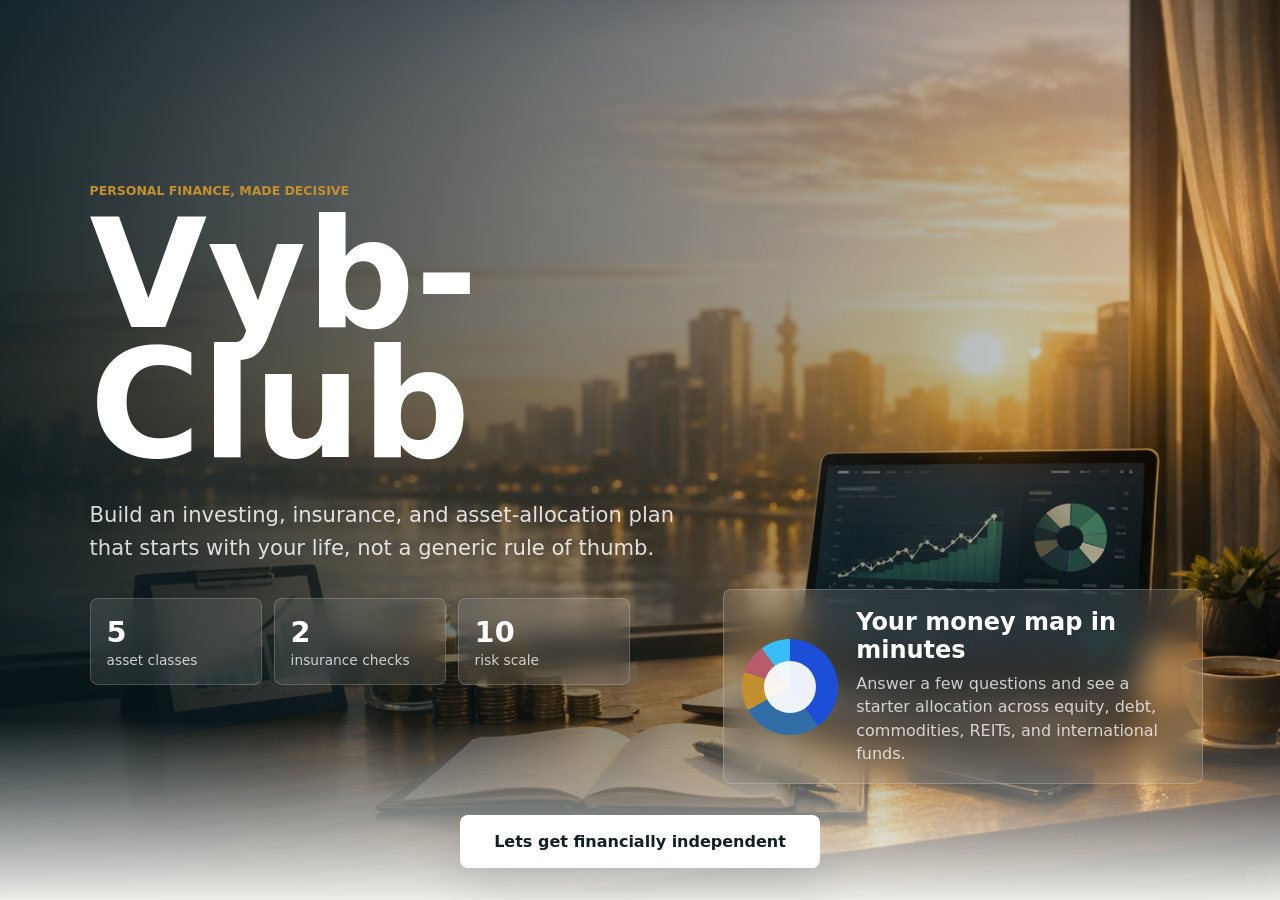
<file: index.html>
<!DOCTYPE html>
<html lang="en">
<head>
  <meta charset="UTF-8">
  <meta name="viewport" content="width=device-width, initial-scale=1.0">
  <title>Vyb-Club | Financial Independence Planner</title>
  <link rel="stylesheet" href="css/base.css">
  <link rel="stylesheet" href="css/layout.css">
  <link rel="stylesheet" href="css/animations.css">
</head>
<body class="landing-page">
  <main class="hero">
    <div class="hero-overlay"></div>

    <section class="hero-content fade-in" aria-labelledby="hero-title">
      <p class="eyebrow">Personal finance, made decisive</p>
      <h1 id="hero-title">Vyb-Club </h1>
      <p class="hero-copy">
        Build an investing, insurance, and asset-allocation plan that starts with your life,
        not a generic rule of thumb.
      </p>

      <div class="hero-metrics" aria-label="Planning modules">
        <div>
          <strong>5</strong>
          <span>asset classes</span>
        </div>
        <div>
          <strong>2</strong>
          <span>insurance checks</span>
        </div>
        <div>
          <strong>10</strong>
          <span>risk scale</span>
        </div>
      </div>
    </section>

    <section class="landing-panel fade-in" aria-label="Planning preview">
      <div class="mini-chart" aria-hidden="true">
        <span></span>
      </div>
      <div>
        <h2>Your money map in minutes</h2>
        <p>Answer a few questions and see a starter allocation across equity, debt, commodities, REITs, and international funds.</p>
      </div>
    </section>

    <a class="hero-link" href="app.html">Lets get financially independent</a>
  </main>
</body>
</html>
</file>
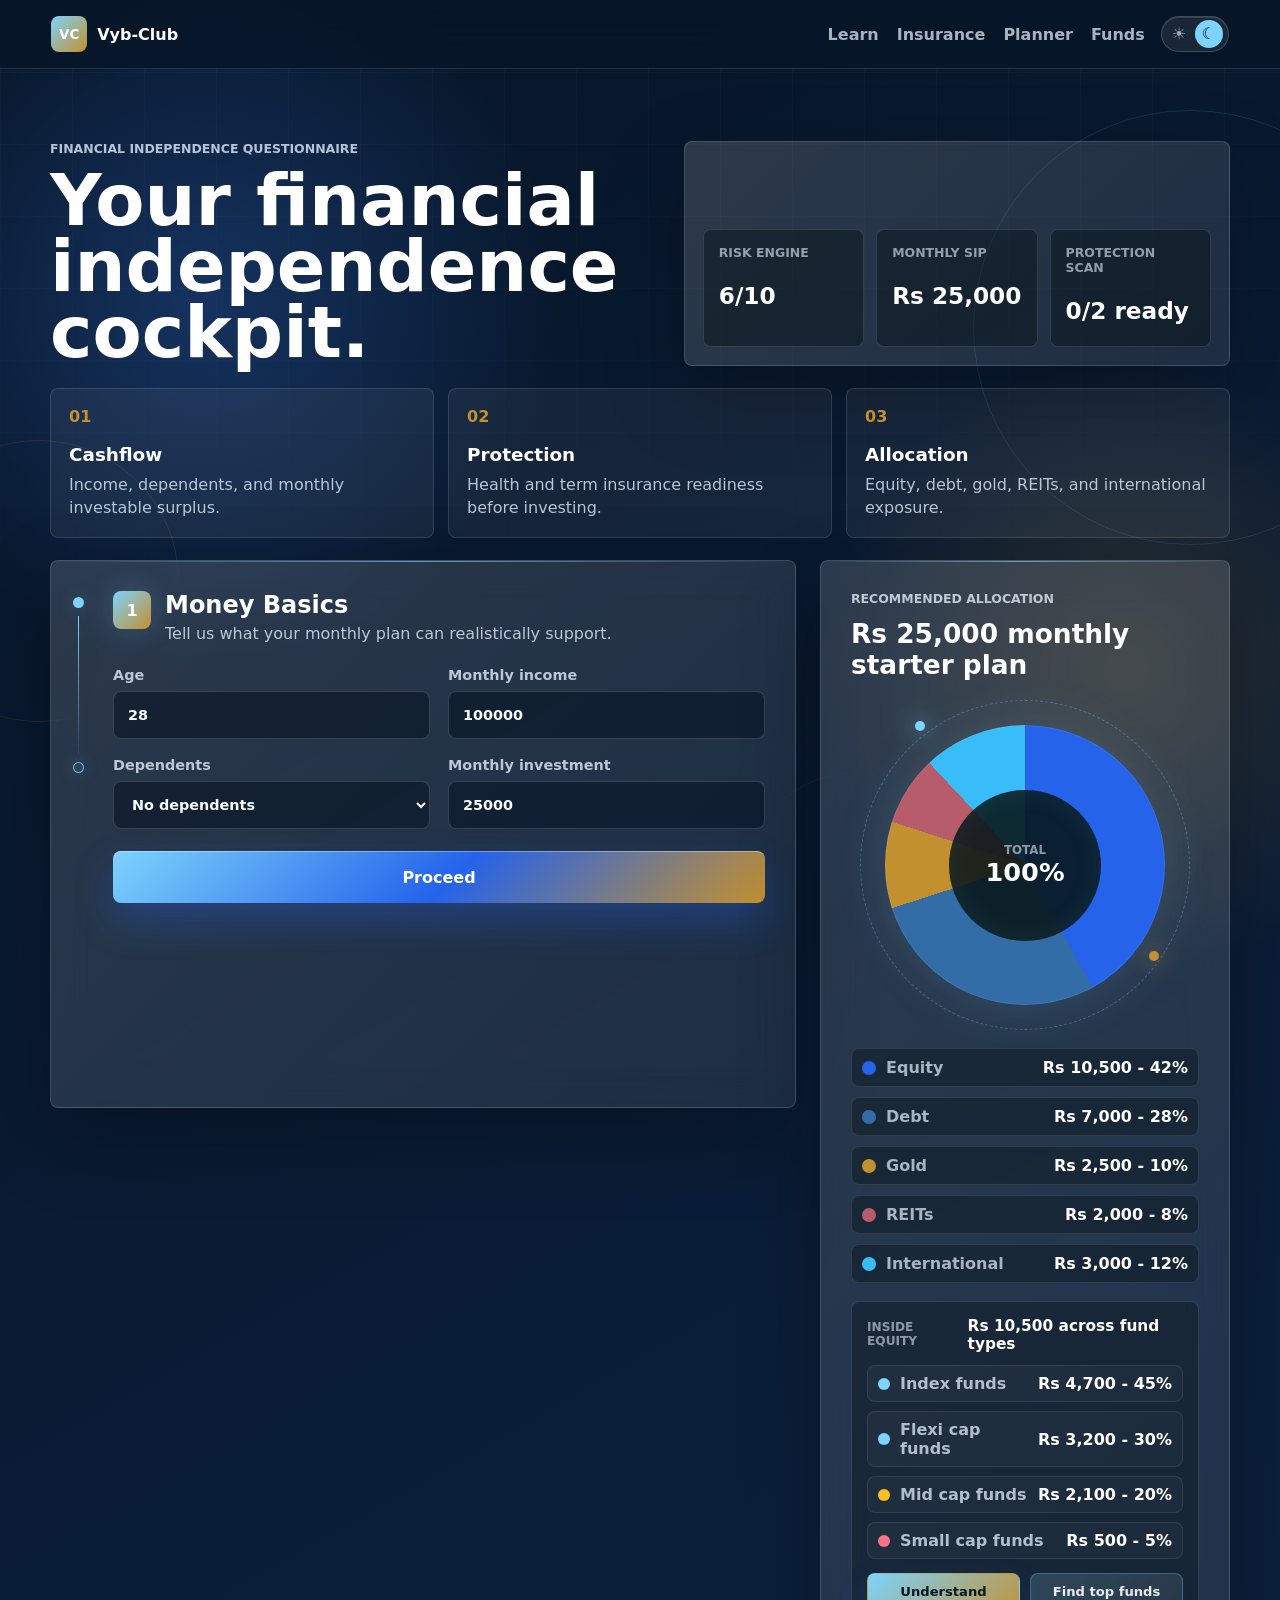
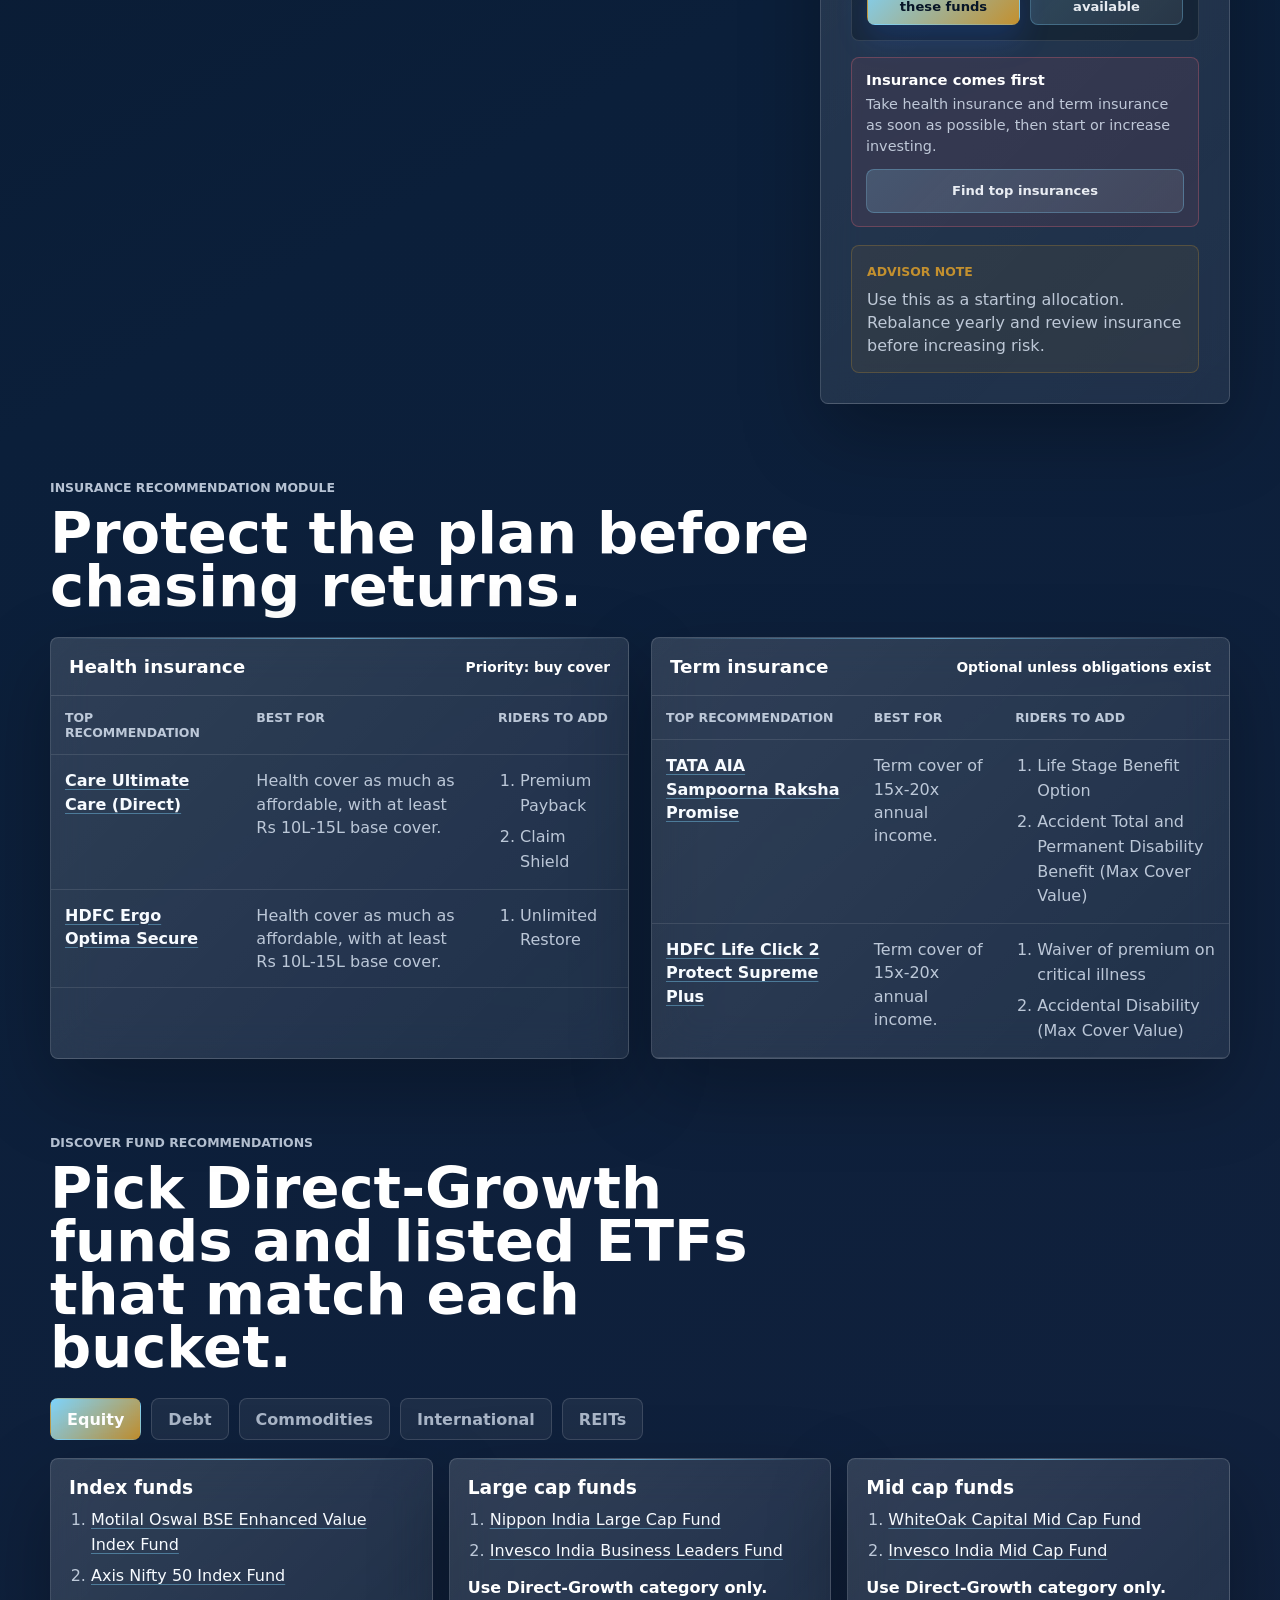
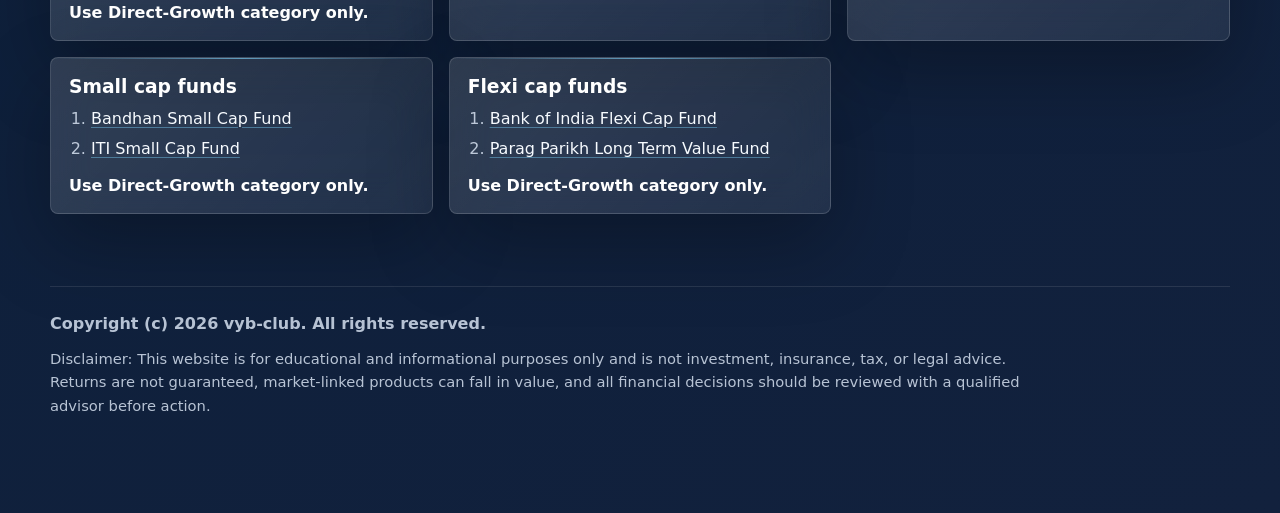
<file: app.html>
<!DOCTYPE html>
<html lang="en">
<head>
  <meta charset="UTF-8">
  <meta name="viewport" content="width=device-width, initial-scale=1.0">
  <title>Vyb-Club Planner</title>
  <link rel="stylesheet" href="./css/base.css">
  <link rel="stylesheet" href="./css/layout.css">
  <link rel="stylesheet" href="./css/animations.css">
</head>
<body class="app-page" data-theme="dark">
  <div class="app-ambient" aria-hidden="true">
    <span></span>
    <span></span>
    <span></span>
  </div>

  <header class="topbar">
    <a class="brand" href="index.html" aria-label="Finance Coach home">
      <span>VC</span>
      Vyb-Club
    </a>
    <div class="topbar-actions">
      <nav aria-label="Planner sections">
        <a href="./learn.html">Learn</a>
        <a href="#insurance">Insurance</a>
        <a href="#planner">Planner</a>
        <a href="#funds">Funds</a>
      </nav>
      <button class="theme-toggle" id="themeToggle" type="button" aria-label="Switch to light theme" aria-pressed="true">
        <span class="sun-icon" aria-hidden="true">☀</span>
        <span class="moon-icon" aria-hidden="true">☾</span>
      </button>
    </div>
  </header>

  <main class="app-shell">
    <!-- <section class="module learn-module fade-in" id="learn">
      <div class="module-heading">
        <p class="eyebrow">Learn the building blocks</p>
        <h2>Start here if the money words still feel unfamiliar.</h2>
      </div>
      <div class="learn-grid" id="learnGrid"></div>
    </section> -->

    <section class="intro-band fade-in" id="planner">
      <div>
        <p class="eyebrow">Financial independence questionnaire</p>
        <h1>Your financial independence cockpit.</h1>
      </div>
      <div class="intro-console" aria-label="Planner snapshot">
        <div>
          <span>Risk engine</span>
          <strong id="consoleRisk">6/10</strong>
        </div>
        <div>
          <span>Monthly SIP</span>
          <strong id="consoleSip">Rs 25,000</strong>
        </div>
        <div>
          <span>Protection scan</span>
          <strong id="consoleCover">Pending</strong>
        </div>
      </div>
    </section>

    <section class="signal-strip fade-in" aria-label="Planning signals">
      <article>
        <span>01</span>
        <strong>Cashflow</strong>
        <p>Income, dependents, and monthly investable surplus.</p>
      </article>
      <article>
        <span>02</span>
        <strong>Protection</strong>
        <p>Health and term insurance readiness before investing.</p>
      </article>
      <article>
        <span>03</span>
        <strong>Allocation</strong>
        <p>Equity, debt, gold, REITs, and international exposure.</p>
      </article>
    </section>

    <section class="planner-grid">
      <form class="questionnaire fade-in" id="coachForm">
        <div class="form-rail" aria-hidden="true">
          <span class="rail-dot active"></span>
          <span class="rail-line"></span>
          <span class="rail-dot" id="railStepTwo"></span>
        </div>

        <div class="step-panel" data-step="1">
          <div class="section-title">
            <span>1</span>
            <div>
              <h2>Money Basics</h2>
              <p>Tell us what your monthly plan can realistically support.</p>
            </div>
          </div>

          <div class="field-grid">
            <label>
              Age
              <input id="age" name="age" type="number" min="18" max="80" value="28" required>
            </label>

            <label>
              Monthly income
              <input id="income" name="income" type="number" min="0" step="100" value="100000" required>
            </label>

            <label>
              Dependents
              <select id="dependents" name="dependents" required>
                <option value="0">No dependents</option>
                <option value="1">1 dependent</option>
                <option value="2">2 dependents</option>
                <option value="3">3+ dependents</option>
              </select>
            </label>

            <label>
              Monthly investment
              <input id="investment" name="investment" type="number" min="0" step="100" value="25000" required>
            </label>
          </div>

          <button class="primary-action" type="button" id="toStep2">Proceed</button>
        </div>

        <div class="step-panel hidden" data-step="2">
          <div class="section-title">
            <span>2</span>
            <div>
              <h2>Protection and Risk</h2>
              <p>Balance protection, safe money, and growth appetite.</p>
            </div>
          </div>

          <div class="toggle-row">
            <label class="switch-card">
              <input id="healthInsurance" type="checkbox">
              <span>Have health insurance</span>
            </label>
            <label class="switch-card">
              <input id="termInsurance" type="checkbox">
              <span>Have term insurance</span>
            </label>
          </div>

          <div class="field-grid">
            <label>
              Money to keep safe
              <input id="safeAmount" type="number" min="0" step="100" value="10000" required>
            </label>

            <label>
              Money you can risk
              <input id="riskAmount" type="number" min="0" step="100" value="15000" required>
            </label>
          </div>

          <label class="range-label" for="riskScore">
            Risk tolerance score
            <span><strong id="riskValue">6</strong>/10</span>
          </label>
          <input class="risk-range" id="riskScore" type="range" min="1" max="10" value="6">
          <p class="risk-copy" id="riskLabel">Balanced investor: can tolerate temporary declines without panic decisions.</p>

          <div class="action-row">
            <button class="secondary-action" type="button" id="backToStep1">Back</button>
            <button class="primary-action" type="submit">Generate allocation</button>
          </div>
        </div>
      </form>

      <aside class="plan-preview fade-in" id="allocationCard" aria-live="polite">
        <p class="eyebrow">Recommended allocation</p>
        <h2 id="allocationHeadline">Complete the questionnaire</h2>
        <div class="chart-stage">
          <div class="chart-orbit" aria-hidden="true"></div>
          <div class="allocation-chart" id="allocationChart" role="img" aria-label="Asset allocation pie chart"></div>
          <div class="chart-center">
            <span>Total</span>
            <strong>100%</strong>
          </div>
        </div>
        <div class="legend" id="allocationLegend"></div>
        <div class="sub-allocation hidden" id="equitySubAllocation">
          <div class="sub-allocation-head">
            <span>Inside equity</span>
            <strong id="equitySubHeadline">Suggested sub-allocation</strong>
          </div>
          <div class="sub-legend" id="equitySubLegend"></div>
          <div class="allocation-actions" aria-label="Equity allocation actions">
            <a class="planner-link primary" href="./learn.html">Understand these funds</a>
            <a class="planner-link" href="./app.html#funds">Find top funds available</a>
          </div>
        </div>
        <div class="plan-alerts" id="planAlerts"></div>
        <div class="plan-note">
          <span>Advisor note</span>
          <p>Use this as a starting allocation. Rebalance yearly and review insurance before increasing risk.</p>
        </div>
      </aside>
    </section>

    <section class="module" id="insurance">
      <div class="module-heading">
        <p class="eyebrow">Insurance recommendation module</p>
        <h2>Protect the plan before chasing returns.</h2>
      </div>

      <div class="recommendation-grid">
        <article class="recommendation-card">
          <div class="card-top">
            <span>Health insurance</span>
            <strong id="healthStatus">Check pending</strong>
          </div>
          <div class="table-wrap">
            <table>
              <thead>
                <tr>
                  <th>Top recommendation</th>
                  <th>Best for</th>
                  <th>Riders to add</th>
                </tr>
              </thead>
              <tbody id="healthRows"></tbody>
            </table>
          </div>
        </article>

        <article class="recommendation-card">
          <div class="card-top">
            <span>Term insurance</span>
            <strong id="termStatus">Check pending</strong>
          </div>
          <div class="table-wrap">
            <table>
              <thead>
                <tr>
                  <th>Top recommendation</th>
                  <th>Best for</th>
                  <th>Riders to add</th>
                </tr>
              </thead>
              <tbody id="termRows"></tbody>
            </table>
          </div>
        </article>
      </div>
    </section>

    <section class="module" id="funds">
      <div class="module-heading">
        <p class="eyebrow">Discover fund recommendations</p>
        <h2>Pick Direct-Growth funds and listed ETFs that match each bucket.</h2>
      </div>
      <div class="fund-tabs" role="tablist" aria-label="Fund categories">
        <button class="tab active" type="button" data-fund="equity">Equity</button>
        <button class="tab" type="button" data-fund="debt">Debt</button>
        <button class="tab" type="button" data-fund="commodities">Commodities</button>
        <button class="tab" type="button" data-fund="international">International</button>
        <button class="tab" type="button" data-fund="reits">REITs</button>
      </div>
      <div class="fund-grid" id="fundGrid"></div>
    </section>

    <footer class="site-footer">
      <p class="footer-copy">Copyright (c) 2026 vyb-club. All rights reserved.</p>
      <p class="footer-disclaimer">
        Disclaimer: This website is for educational and informational purposes only and is not investment, insurance,
        tax, or legal advice. Returns are not guaranteed, market-linked products can fall in value, and all financial
        decisions should be reviewed with a qualified advisor before action.
      </p>
    </footer>
  </main>

  <script src="./js/app.js"></script>
</body>
</html>
</file>
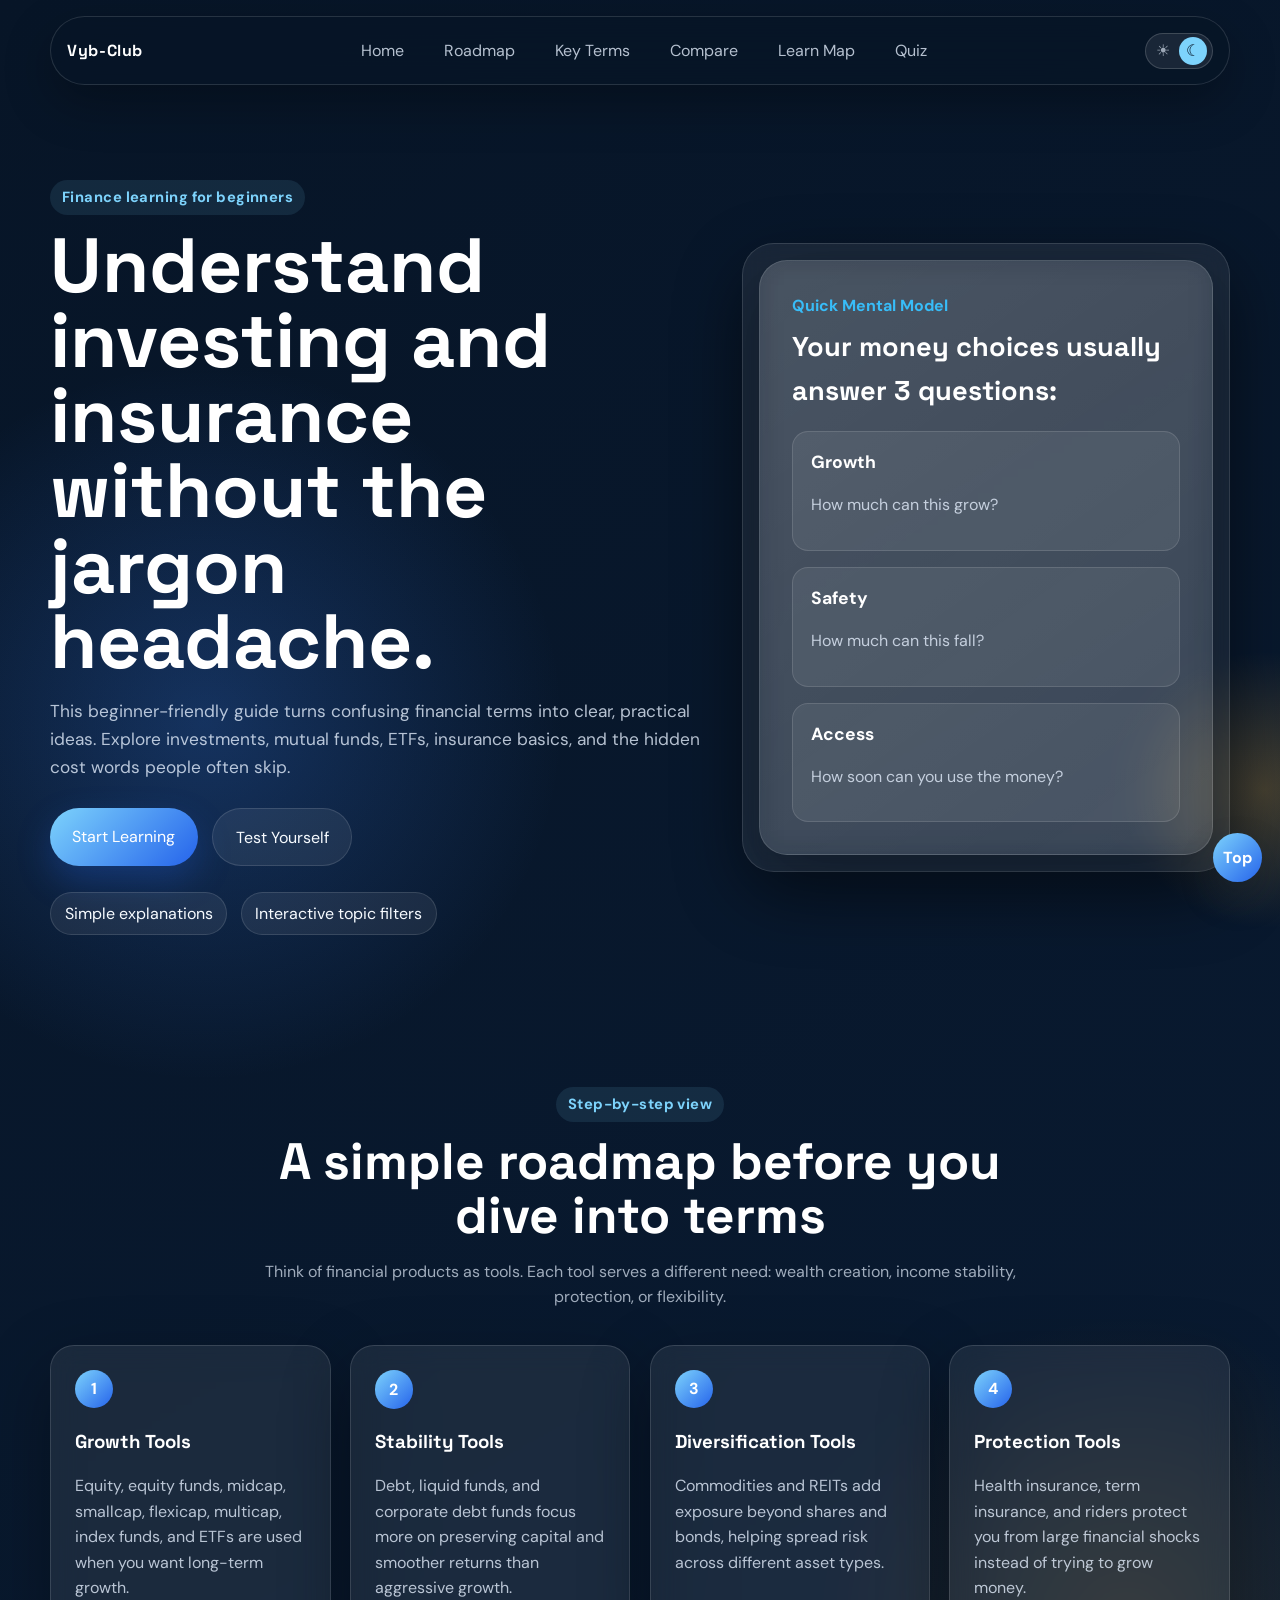
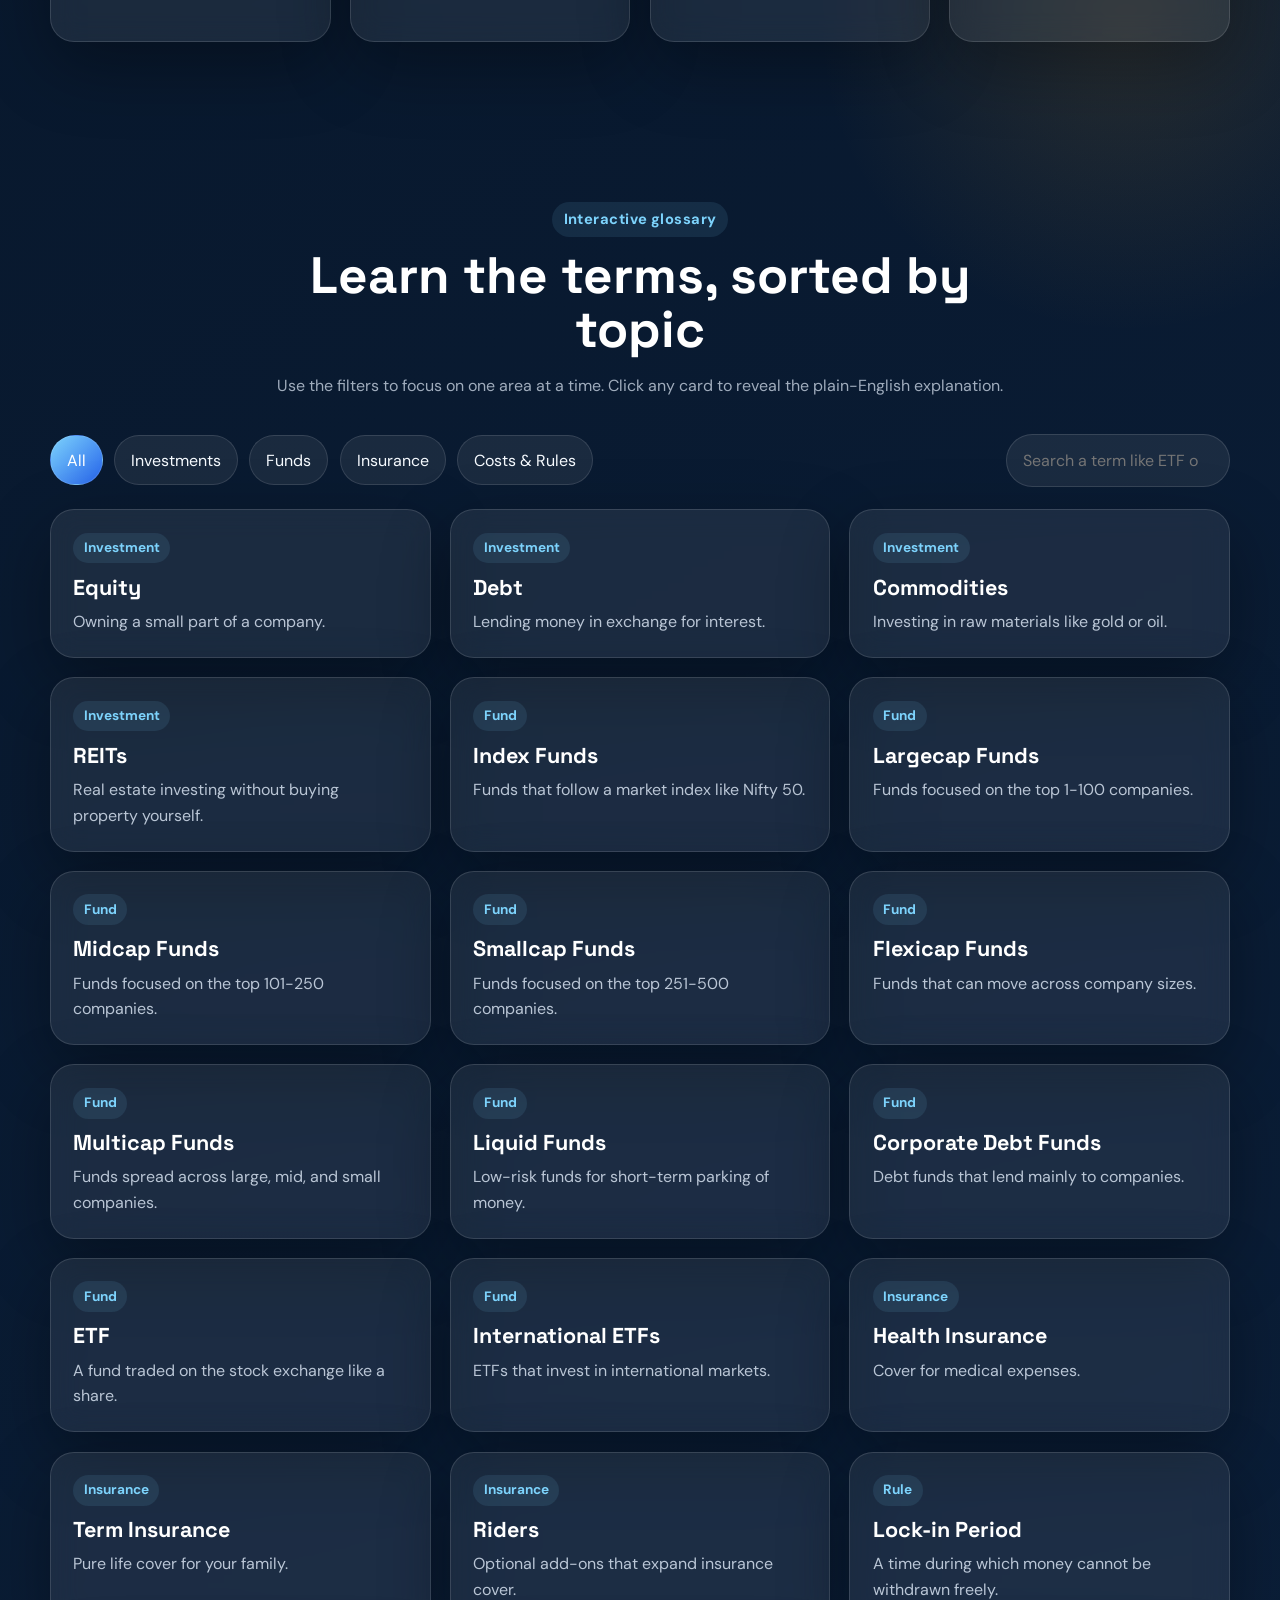
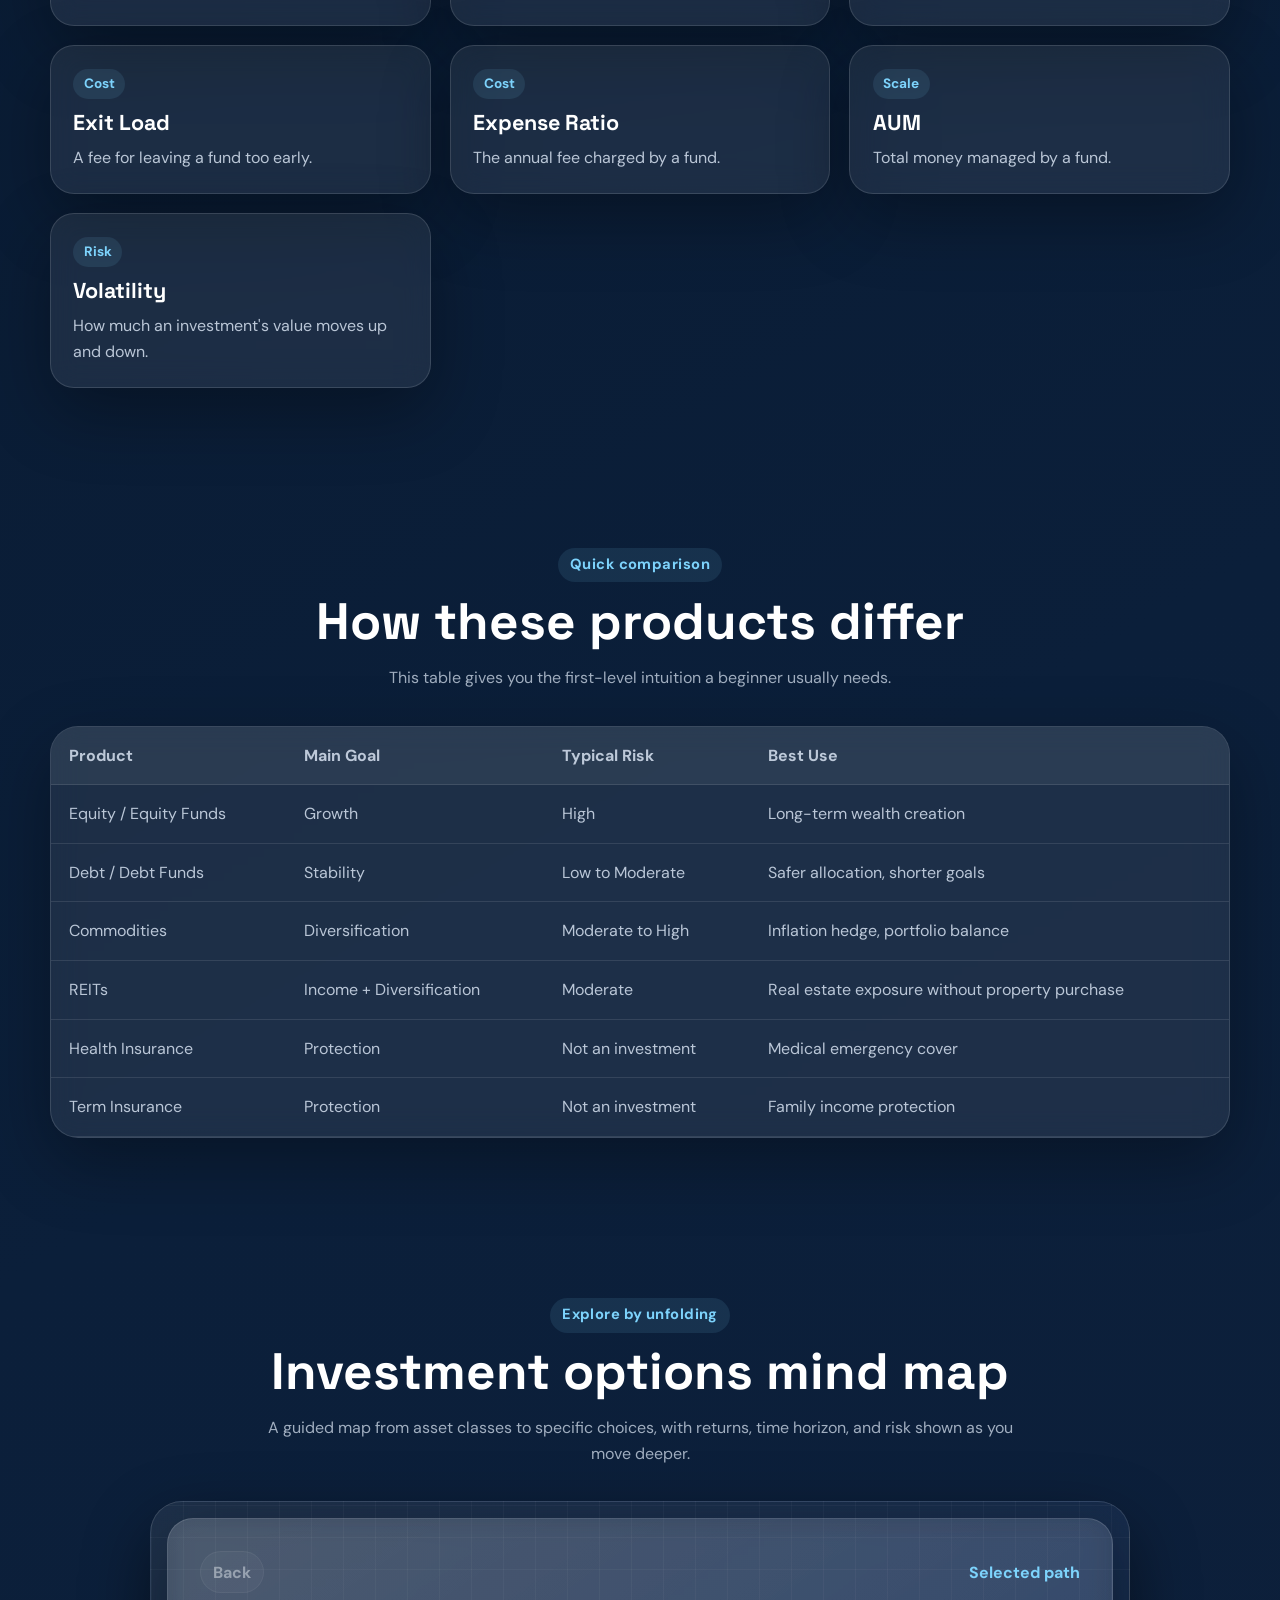
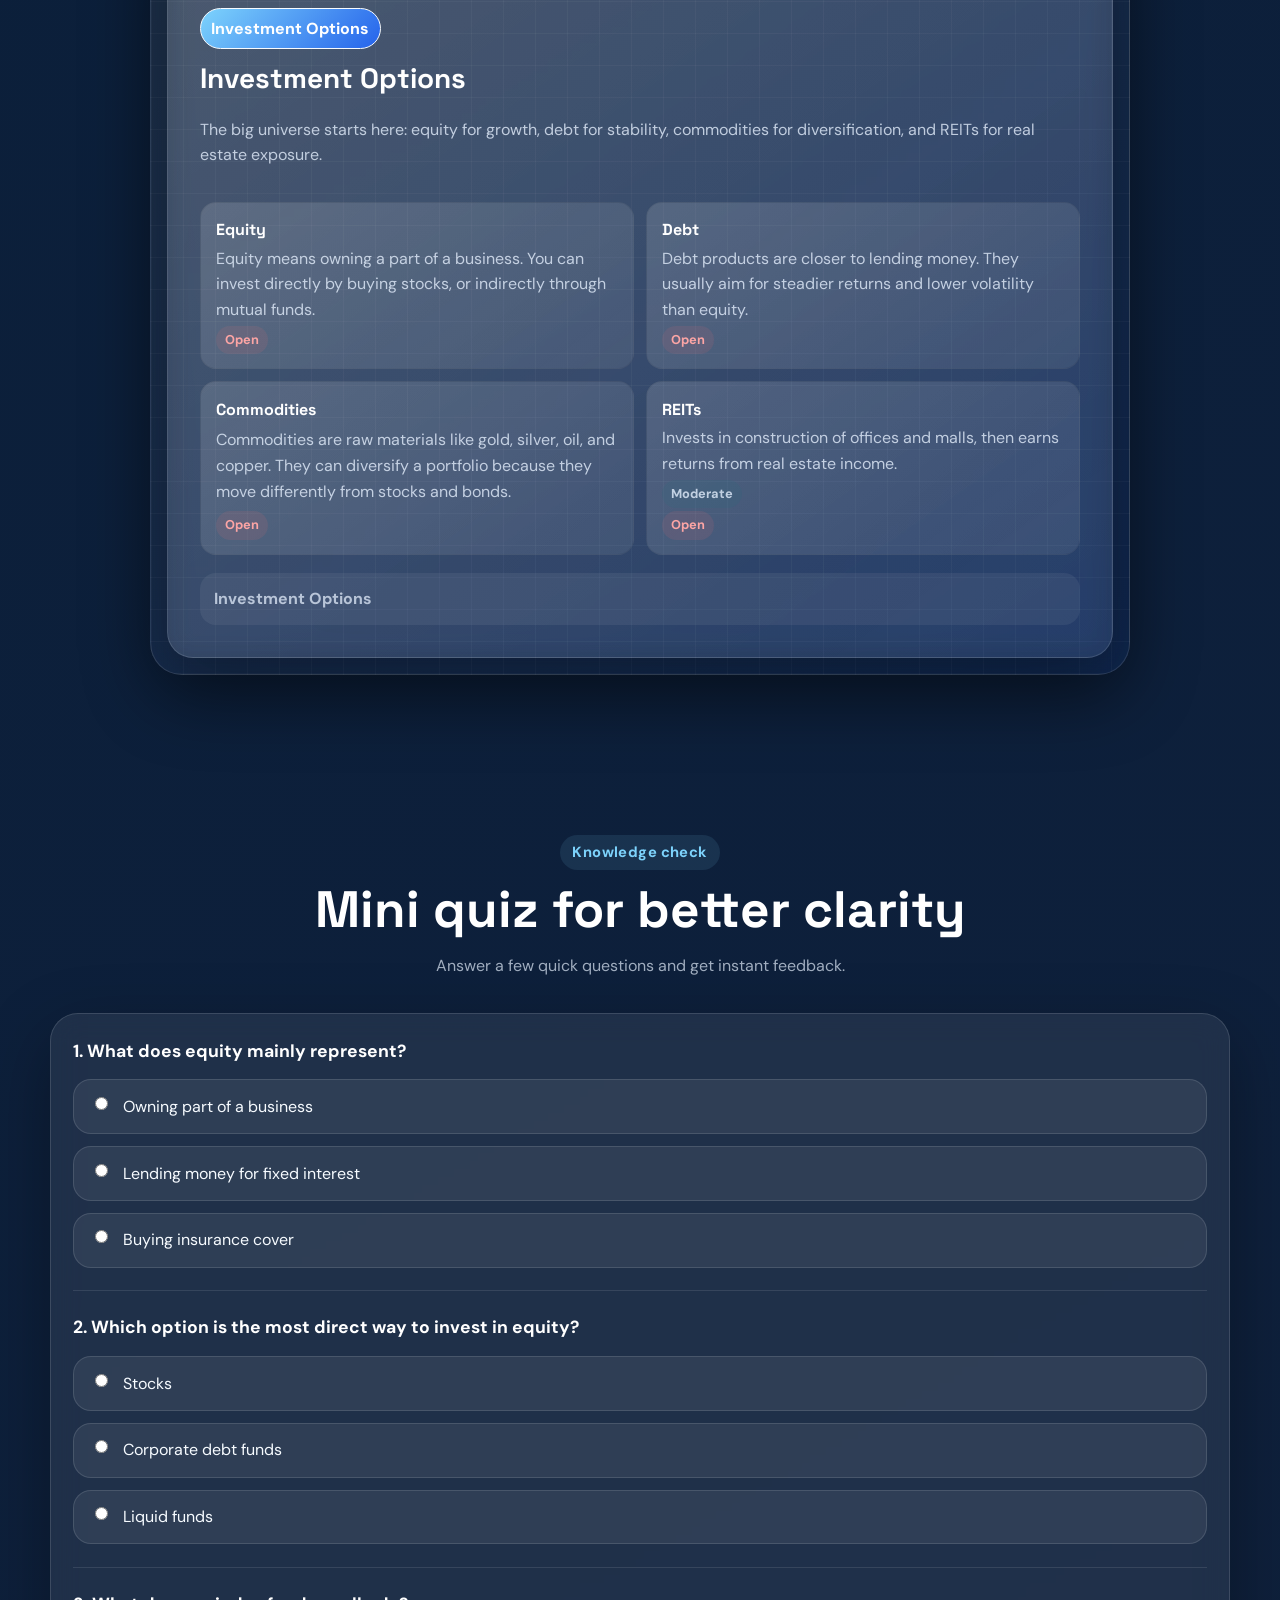
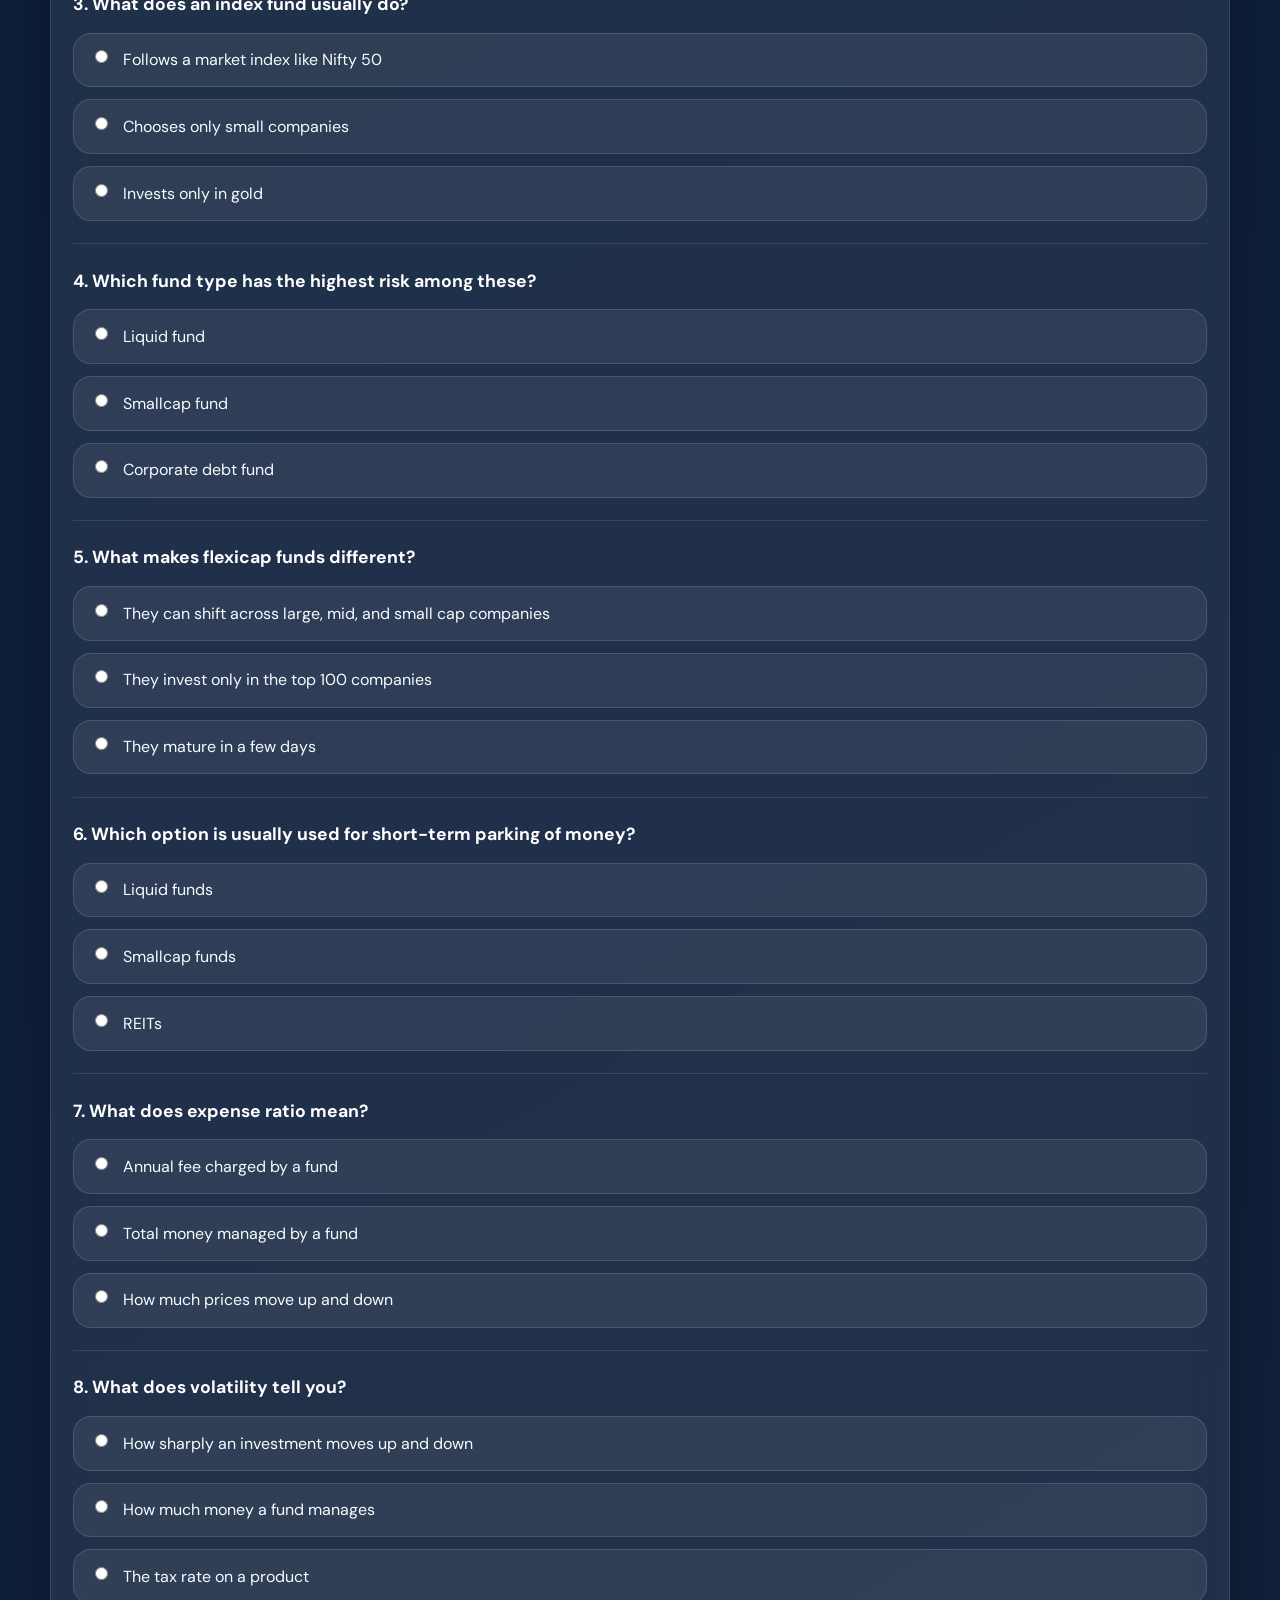
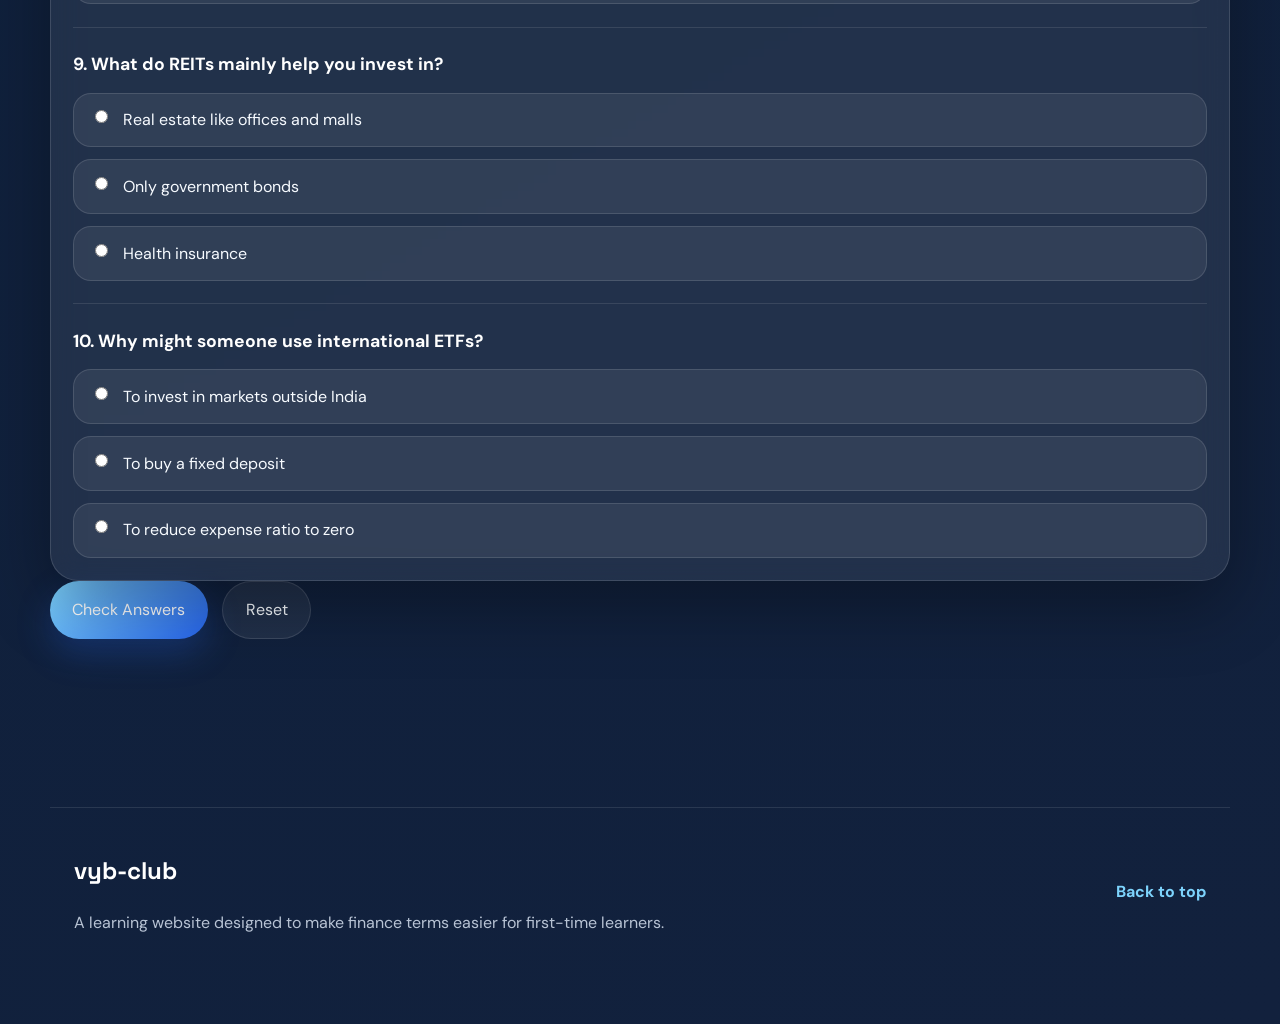
<file: learn.html>
<!DOCTYPE html>
<html lang="en">
<head>
  <meta charset="UTF-8">
  <meta name="viewport" content="width=device-width, initial-scale=1.0">
  <title>Vyb-Club Learning Hub</title>
  <link rel="preconnect" href="https://fonts.googleapis.com">
  <link rel="preconnect" href="https://fonts.gstatic.com" crossorigin>
  <link href="https://fonts.googleapis.com/css2?family=DM+Sans:wght@400;500;700&family=Space+Grotesk:wght@500;700&display=swap" rel="stylesheet">
  <link rel="stylesheet" href="./css/learn.css">
</head>
<body data-theme="light">
  <header class="hero" id="top">
    <nav class="nav container">
      <a class="brand" href="#top">Vyb-Club</a>
      <div class="nav-links" id="navLinks">
        <a href="./app.html">Home</a>
        <a href="#roadmap">Roadmap</a>
        <a href="#terms">Key Terms</a>
        <a href="#compare">Compare</a>
        <a href="#learn-map">Learn Map</a>
        <a href="#quiz">Quiz</a>
      </div>
      <div class="nav-actions">
        <button class="theme-toggle" id="themeToggle" type="button" aria-label="Switch to dark theme" aria-pressed="false">
          <span class="sun-icon" aria-hidden="true">☀</span>
          <span class="moon-icon" aria-hidden="true">☾</span>
        </button>
        <button class="nav-toggle" id="navToggle" aria-expanded="false" aria-controls="navLinks">Menu</button>
      </div>
    </nav>

    <div class="hero-content container">
      <div class="hero-copy">
        <p class="eyebrow">Finance learning for beginners</p>
        <h1>Understand investing and insurance without the jargon headache.</h1>
        <p class="hero-text">
          This beginner-friendly guide turns confusing financial terms into clear, practical ideas.
          Explore investments, mutual funds, ETFs, insurance basics, and the hidden cost words people often skip.
        </p>
        <div class="hero-actions">
          <a class="button primary" href="#terms">Start Learning</a>
          <a class="button secondary" href="#quiz">Test Yourself</a>
        </div>
        <ul class="hero-points">
          <li>Simple explanations</li>
          <li>Interactive topic filters</li>
        </ul>
      </div>

      <div class="hero-panel">
        <div class="panel-card">
          <span class="panel-label">Quick Mental Model</span>
          <h2>Your money choices usually answer 3 questions:</h2>
          <div class="signal-grid">
            <article>
              <strong>Growth</strong>
              <p>How much can this grow?</p>
            </article>
            <article>
              <strong>Safety</strong>
              <p>How much can this fall?</p>
            </article>
            <article>
              <strong>Access</strong>
              <p>How soon can you use the money?</p>
            </article>
          </div>
        </div>
      </div>
    </div>
  </header>

  <main>
    <section class="section roadmap" id="roadmap">
      <div class="container">
        <div class="section-heading">
          <p class="eyebrow">Step-by-step view</p>
          <h2>A simple roadmap before you dive into terms</h2>
          <p>Think of financial products as tools. Each tool serves a different need: wealth creation, income stability, protection, or flexibility.</p>
        </div>

        <div class="roadmap-grid">
          <article class="roadmap-card">
            <span>1</span>
            <h3>Growth Tools</h3>
            <p>Equity, equity funds, midcap, smallcap, flexicap, multicap, index funds, and ETFs are used when you want long-term growth.</p>
          </article>
          <article class="roadmap-card">
            <span>2</span>
            <h3>Stability Tools</h3>
            <p>Debt, liquid funds, and corporate debt funds focus more on preserving capital and smoother returns than aggressive growth.</p>
          </article>
          <article class="roadmap-card">
            <span>3</span>
            <h3>Diversification Tools</h3>
            <p>Commodities and REITs add exposure beyond shares and bonds, helping spread risk across different asset types.</p>
          </article>
          <article class="roadmap-card">
            <span>4</span>
            <h3>Protection Tools</h3>
            <p>Health insurance, term insurance, and riders protect you from large financial shocks instead of trying to grow money.</p>
          </article>
        </div>
      </div>
    </section>

    <section class="section terms" id="terms">
      <div class="container">
        <div class="section-heading">
          <p class="eyebrow">Interactive glossary</p>
          <h2>Learn the terms, sorted by topic</h2>
          <p>Use the filters to focus on one area at a time. Click any card to reveal the plain-English explanation.</p>
        </div>

        <div class="toolbar">
          <div class="filter-group" role="group" aria-label="Filter terms">
            <button class="filter-button active" data-filter="all">All</button>
            <button class="filter-button" data-filter="investment">Investments</button>
            <button class="filter-button" data-filter="funds">Funds</button>
            <button class="filter-button" data-filter="insurance">Insurance</button>
            <button class="filter-button" data-filter="costs">Costs & Rules</button>
          </div>
          <label class="search-box">
            <span class="sr-only">Search terms</span>
            <input type="search" id="termSearch" placeholder="Search a term like ETF or expense ratio">
          </label>
        </div>

        <div class="cards-grid" id="termGrid">
          <article class="term-card" data-category="investment" data-title="equity">
            <button class="term-trigger" aria-expanded="false">
              <span class="term-badge">Investment</span>
              <h3>Equity</h3>
              <p>Owning a small part of a company.</p>
            </button>
            <div class="term-body">
              <p>When you buy equity, you become a part-owner of a business. If the company does well, your investment may grow. If it performs badly, the value can fall.</p>
            </div>
          </article>

          <article class="term-card" data-category="investment" data-title="debt">
            <button class="term-trigger" aria-expanded="false">
              <span class="term-badge">Investment</span>
              <h3>Debt</h3>
              <p>Lending money in exchange for interest.</p>
            </button>
            <div class="term-body">
              <p>Debt investments work like you giving a loan to a government or company. In return, they usually pay interest and are generally less volatile than equity.</p>
            </div>
          </article>

          <article class="term-card" data-category="investment" data-title="commodities">
            <button class="term-trigger" aria-expanded="false">
              <span class="term-badge">Investment</span>
              <h3>Commodities</h3>
              <p>Investing in raw materials like gold or oil.</p>
            </button>
            <div class="term-body">
              <p>Commodities are physical goods used in the economy. People invest in them to diversify, hedge inflation, or benefit when prices of those goods rise.</p>
            </div>
          </article>

          <article class="term-card" data-category="investment" data-title="reits">
            <button class="term-trigger" aria-expanded="false">
              <span class="term-badge">Investment</span>
              <h3>REITs</h3>
              <p>Real estate investing without buying property yourself.</p>
            </button>
            <div class="term-body">
              <ol>
                <li>REIT stands for Real Estate Investment Trust.</li>
                <li>Invests in income-generating real estate such as offices and malls.</li>
                <li>Expected returns: 8-12%.</li>
                <li>Ideal investment period: 5+ years.</li>
                <li>Risk level: moderate.</li>
              </ol>
            </div>
          </article>

          <article class="term-card" data-category="funds" data-title="index funds">
            <button class="term-trigger" aria-expanded="false">
              <span class="term-badge">Fund</span>
              <h3>Index Funds</h3>
              <p>Funds that follow a market index like Nifty 50.</p>
            </button>
            <div class="term-body">
              <ol>
                <li>Follows a market index like Nifty 50.</li>
                <li>Indexes indicate market performance, just like a thermometer indicates temperature.</li>
                <li>Expected returns: 10-12%.</li>
                <li>Ideal investment period: 5+ years.</li>
                <li>Risk level: moderate to high.</li>
              </ol>
            </div>
          </article>

          <article class="term-card" data-category="funds" data-title="largecap funds">
            <button class="term-trigger" aria-expanded="false">
              <span class="term-badge">Fund</span>
              <h3>Largecap Funds</h3>
              <p>Funds focused on the top 1-100 companies.</p>
            </button>
            <div class="term-body">
              <ol>
                <li>Invests about 80% in the top 1-100 companies by market size.</li>
                <li>Expected returns: 10-12%.</li>
                <li>Ideal investment period: 3-5 years.</li>
                <li>Risk level: moderately high.</li>
              </ol>
            </div>
          </article>

          <article class="term-card" data-category="funds" data-title="midcap funds">
            <button class="term-trigger" aria-expanded="false">
              <span class="term-badge">Fund</span>
              <h3>Midcap Funds</h3>
              <p>Funds focused on the top 101-250 companies.</p>
            </button>
            <div class="term-body">
              <ol>
                <li>Invests about 65% in the top 101-250 companies by market size.</li>
                <li>Expected returns: 12-15%.</li>
                <li>Ideal investment period: 5-7 years.</li>
                <li>Risk level: moderately high to high.</li>
              </ol>
            </div>
          </article>

          <article class="term-card" data-category="funds" data-title="smallcap funds">
            <button class="term-trigger" aria-expanded="false">
              <span class="term-badge">Fund</span>
              <h3>Smallcap Funds</h3>
              <p>Funds focused on the top 251-500 companies.</p>
            </button>
            <div class="term-body">
              <ol>
                <li>Invests about 65% in the top 251-500 companies by market size.</li>
                <li>Expected returns: 14-18%.</li>
                <li>Ideal investment period: 7-10 years.</li>
                <li>Risk level: very high.</li>
              </ol>
            </div>
          </article>

          <article class="term-card" data-category="funds" data-title="flexicap funds">
            <button class="term-trigger" aria-expanded="false">
              <span class="term-badge">Fund</span>
              <h3>Flexicap Funds</h3>
              <p>Funds that can move across company sizes.</p>
            </button>
            <div class="term-body">
              <ol>
                <li>Invests in large, mid, and small cap companies based on the fund manager's decision.</li>
                <li>Expected returns: 17-23%.</li>
                <li>Ideal investment period: 5-7 years.</li>
                <li>Risk level: very high.</li>
              </ol>
            </div>
          </article>

          <article class="term-card" data-category="funds" data-title="multicap funds">
            <button class="term-trigger" aria-expanded="false">
              <span class="term-badge">Fund</span>
              <h3>Multicap Funds</h3>
              <p>Funds spread across large, mid, and small companies.</p>
            </button>
            <div class="term-body">
              <ol>
                <li>Invests 25% each in large, mid, and small cap companies.</li>
                <li>The remaining 25% is invested based on the fund manager's decision.</li>
                <li>Expected returns: 15-20%.</li>
                <li>Ideal investment period: 5-7 years.</li>
                <li>Risk level: high to very high.</li>
              </ol>
            </div>
          </article>

          <article class="term-card" data-category="funds" data-title="liquid funds">
            <button class="term-trigger" aria-expanded="false">
              <span class="term-badge">Fund</span>
              <h3>Liquid Funds</h3>
              <p>Low-risk funds for short-term parking of money.</p>
            </button>
            <div class="term-body">
              <ol>
                <li>Invests in very short-term instruments.</li>
                <li>Expected returns: 4-6%.</li>
                <li>Ideal investment period: a few days to 1 year.</li>
                <li>Risk level: low.</li>
              </ol>
            </div>
          </article>

          <article class="term-card" data-category="funds" data-title="corporate debt funds">
            <button class="term-trigger" aria-expanded="false">
              <span class="term-badge">Fund</span>
              <h3>Corporate Debt Funds</h3>
              <p>Debt funds that lend mainly to companies.</p>
            </button>
            <div class="term-body">
              <ol>
                <li>Your money is lent to big companies or the government.</li>
                <li>The fund earns interest from that lending.</li>
                <li>Expected returns: 6-8%.</li>
                <li>Ideal investment period: 2-4 years.</li>
                <li>Risk level: low to moderate.</li>
              </ol>
            </div>
          </article>

          <article class="term-card" data-category="funds" data-title="etf">
            <button class="term-trigger" aria-expanded="false">
              <span class="term-badge">Fund</span>
              <h3>ETF</h3>
              <p>A fund traded on the stock exchange like a share.</p>
            </button>
            <div class="term-body">
              <ol>
                <li>ETF stands for Exchange Traded Fund.</li>
                <li>Gold ETFs invest in gold digitally.</li>
                <li>Gold ETF expected returns: 7-10% over 3-5 years.</li>
                <li>Gold ETF risk level: low to moderate.</li>
                <li>Silver ETFs invest in silver digitally.</li>
                <li>Silver ETF expected returns: 8-12% over 3-5 years.</li>
                <li>Silver ETF risk level: high to very high.</li>
              </ol>
            </div>
          </article>

          <article class="term-card" data-category="funds" data-title="international etfs">
            <button class="term-trigger" aria-expanded="false">
              <span class="term-badge">Fund</span>
              <h3>International ETFs</h3>
              <p>ETFs that invest in international markets.</p>
            </button>
            <div class="term-body">
              <ol>
                <li>Invests in international markets.</li>
                <li>Expected returns: 10-14%.</li>
                <li>Ideal investment period: 5-7 years.</li>
                <li>Risk level: moderate to high.</li>
              </ol>
            </div>
          </article>

          <article class="term-card" data-category="insurance" data-title="health insurance">
            <button class="term-trigger" aria-expanded="false">
              <span class="term-badge">Insurance</span>
              <h3>Health Insurance</h3>
              <p>Cover for medical expenses.</p>
            </button>
            <div class="term-body">
              <p>Health insurance helps pay for hospitalization, treatments, and certain medical costs. It protects your savings from being wiped out by a large health emergency.</p>
            </div>
          </article>

          <article class="term-card" data-category="insurance" data-title="term insurance">
            <button class="term-trigger" aria-expanded="false">
              <span class="term-badge">Insurance</span>
              <h3>Term Insurance</h3>
              <p>Pure life cover for your family.</p>
            </button>
            <div class="term-body">
              <p>Term insurance pays a fixed amount to your nominee if you die during the policy term. It is meant for protection, not investment or returns.</p>
            </div>
          </article>

          <article class="term-card" data-category="insurance" data-title="riders">
            <button class="term-trigger" aria-expanded="false">
              <span class="term-badge">Insurance</span>
              <h3>Riders</h3>
              <p>Optional add-ons that expand insurance cover.</p>
            </button>
            <div class="term-body">
              <p>Riders are extra benefits added to an insurance policy, such as critical illness cover, accidental death cover, or waiver of premium. They usually cost extra.</p>
            </div>
          </article>

          <article class="term-card" data-category="costs" data-title="lock-in period">
            <button class="term-trigger" aria-expanded="false">
              <span class="term-badge">Rule</span>
              <h3>Lock-in Period</h3>
              <p>A time during which money cannot be withdrawn freely.</p>
            </button>
            <div class="term-body">
              <p>A lock-in period forces you to stay invested for a minimum time. It helps long-term discipline, but reduces flexibility because you cannot access the money easily.</p>
            </div>
          </article>

          <article class="term-card" data-category="costs" data-title="exit load">
            <button class="term-trigger" aria-expanded="false">
              <span class="term-badge">Cost</span>
              <h3>Exit Load</h3>
              <p>A fee for leaving a fund too early.</p>
            </button>
            <div class="term-body">
              <p>Some mutual funds charge exit load if you redeem units before a specified period. It discourages short-term entry and exit by investors.</p>
            </div>
          </article>

          <article class="term-card" data-category="costs" data-title="expense ratio">
            <button class="term-trigger" aria-expanded="false">
              <span class="term-badge">Cost</span>
              <h3>Expense Ratio</h3>
              <p>The annual fee charged by a fund.</p>
            </button>
            <div class="term-body">
              <p>The expense ratio covers fund management and operating costs. It is deducted from the fund’s assets, so a higher ratio can reduce your long-term returns.</p>
            </div>
          </article>

          <article class="term-card" data-category="costs" data-title="aum">
            <button class="term-trigger" aria-expanded="false">
              <span class="term-badge">Scale</span>
              <h3>AUM</h3>
              <p>Total money managed by a fund.</p>
            </button>
            <div class="term-body">
              <p>AUM stands for Assets Under Management. It shows the total value of money a fund or asset manager is handling on behalf of investors.</p>
            </div>
          </article>

          <article class="term-card" data-category="costs" data-title="volatility">
            <button class="term-trigger" aria-expanded="false">
              <span class="term-badge">Risk</span>
              <h3>Volatility</h3>
              <p>How much an investment's value moves up and down.</p>
            </button>
            <div class="term-body">
              <p>Volatility shows how sharply prices can rise or fall. Higher volatility can create higher return potential, but it also means the investment may feel uncomfortable in the short term.</p>
            </div>
          </article>
        </div>

        <p class="empty-state hidden" id="emptyState">No terms match that filter or search. Try another keyword.</p>
      </div>
    </section>

    <section class="section compare" id="compare">
      <div class="container">
        <div class="section-heading">
          <p class="eyebrow">Quick comparison</p>
          <h2>How these products differ</h2>
          <p>This table gives you the first-level intuition a beginner usually needs.</p>
        </div>

        <div class="table-wrap">
          <table>
            <thead>
              <tr>
                <th>Product</th>
                <th>Main Goal</th>
                <th>Typical Risk</th>
                <th>Best Use</th>
              </tr>
            </thead>
            <tbody>
              <tr>
                <td>Equity / Equity Funds</td>
                <td>Growth</td>
                <td>High</td>
                <td>Long-term wealth creation</td>
              </tr>
              <tr>
                <td>Debt / Debt Funds</td>
                <td>Stability</td>
                <td>Low to Moderate</td>
                <td>Safer allocation, shorter goals</td>
              </tr>
              <tr>
                <td>Commodities</td>
                <td>Diversification</td>
                <td>Moderate to High</td>
                <td>Inflation hedge, portfolio balance</td>
              </tr>
              <tr>
                <td>REITs</td>
                <td>Income + Diversification</td>
                <td>Moderate</td>
                <td>Real estate exposure without property purchase</td>
              </tr>
              <tr>
                <td>Health Insurance</td>
                <td>Protection</td>
                <td>Not an investment</td>
                <td>Medical emergency cover</td>
              </tr>
              <tr>
                <td>Term Insurance</td>
                <td>Protection</td>
                <td>Not an investment</td>
                <td>Family income protection</td>
              </tr>
            </tbody>
          </table>
        </div>
      </div>
    </section>

    <section class="section investment-map" id="learn-map">
      <div class="container">
        <div class="section-heading">
          <p class="eyebrow">Explore by unfolding</p>
          <h2>Investment options mind map</h2>
          <p>A guided map from asset classes to specific choices, with returns, time horizon, and risk shown as you move deeper.</p>
        </div>

        <div class="map-shell single-panel" aria-label="Interactive investment options learning path">
          <section class="map-inspector" aria-live="polite">
            <div class="inspector-topline">
              <button class="map-back" type="button" id="mapBack" disabled>Back</button>
              <span class="inspector-kicker" id="mapKicker">Selected path</span>
            </div>
            <nav class="map-breadcrumbs" id="mapBreadcrumbs" aria-label="Investment map path"></nav>
            <h3 id="mapTitle">Investment Options</h3>
            <p id="mapDescription">Equity, debt, commodities, and real estate-style products each serve a different role in a portfolio.</p>
            <div class="detail-facts" id="mapFacts"></div>
            <div class="detail-list" id="mapDetailList"></div>
            <div class="path-strip" id="mapPath">Investment Options</div>
          </section>
        </div>
      </div>
    </section>

    <section class="section quiz" id="quiz">
      <div class="container">
        <div class="section-heading">
          <p class="eyebrow">Knowledge check</p>
          <h2>Mini quiz for better clarity</h2>
          <p>Answer a few quick questions and get instant feedback.</p>
        </div>

        <div class="quiz-card" id="quizCard"></div>
        <div class="quiz-actions">
          <button class="button primary" id="checkQuiz">Check Answers</button>
          <button class="button secondary" id="resetQuiz">Reset</button>
        </div>
        <p class="quiz-result" id="quizResult"></p>
      </div>
    </section>
  </main>

  <footer class="footer">
    <div class="container footer-content">
      <div>
        <h2>vyb-club</h2>
        <p>A learning website designed to make finance terms easier for first-time learners.</p>
      </div>
      <a href="#top" class="back-top">Back to top</a>
    </div>
  </footer>

  <a class="floating-top" href="#top" aria-label="Back to top">Top</a>

  <script src="./js/learn.js"></script>
</body>
</html>
</file>
<file: css/base.css>
:root {
  --ink: #102126;
  --night: #071527;
  --night-2: #0d2441;
  --muted: #5e6f74;
  --paper: #fbfaf6;
  --panel: #ffffff;
  --glass: rgba(255, 255, 255, 0.08);
  --glass-line: rgba(255, 255, 255, 0.15);
  --line: #d9e1dc;
  --emerald: #1d4ed8;
  --mint: #7dd3fc;
  --teal: #38bdf8;
  --gold: #c3902f;
  --rose: #b75c6b;
  --blue: #326da8;
  --shadow: 0 18px 50px rgba(16, 33, 38, 0.13);
}

* {
  box-sizing: border-box;
}

html {
  scroll-behavior: smooth;
}

body {
  margin: 0;
  min-height: 100vh;
  font-family: Inter, ui-sans-serif, system-ui, -apple-system, BlinkMacSystemFont, "Segoe UI", sans-serif;
  color: var(--ink);
  background: var(--paper);
}

a {
  color: inherit;
  text-decoration: none;
}

button,
input,
select {
  font: inherit;
}

button {
  cursor: pointer;
}

input,
select {
  width: 100%;
  min-height: 48px;
  padding: 12px 14px;
  border: 1px solid var(--line);
  border-radius: 8px;
  color: var(--ink);
  background: #fff;
  outline: none;
}

.app-page input,
.app-page select {
  color: #f7fbff;
  border-color: rgba(255, 255, 255, 0.16);
  background: rgba(4, 18, 34, 0.56);
}

.app-page select option {
  color: var(--ink);
}

input:focus,
select:focus {
  border-color: var(--mint);
  box-shadow: 0 0 0 4px rgba(125, 211, 252, 0.16);
}

label {
  display: grid;
  gap: 8px;
  color: var(--muted);
  font-size: 0.9rem;
  font-weight: 700;
}

.app-page label {
  color: rgba(231, 241, 255, 0.74);
}

table {
  width: 100%;
  border-collapse: collapse;
}

th,
td {
  padding: 14px;
  text-align: left;
  vertical-align: top;
  border-bottom: 1px solid var(--line);
}

th {
  color: var(--muted);
  font-size: 0.78rem;
  letter-spacing: 0;
  text-transform: uppercase;
}

td {
  color: #20353a;
  line-height: 1.45;
}

.hidden {
  display: none !important;
}

.eyebrow {
  margin: 0 0 12px;
  color: var(--gold);
  font-size: 0.78rem;
  font-weight: 800;
  letter-spacing: 0;
  text-transform: uppercase;
}

.primary-action {
  width: 100%;
  min-height: 52px;
  margin-top: 22px;
  border: 0;
  border-radius: 8px;
  color: #fff;
  background: linear-gradient(135deg, #7dd3fc, #2563eb 52%, #c3902f);
  font-weight: 900;
  box-shadow: 0 18px 38px rgba(37, 99, 235, 0.32), inset 0 1px 0 rgba(255, 255, 255, 0.35);
}

.secondary-action {
  width: 100%;
  min-height: 52px;
  margin-top: 22px;
  border: 1px solid rgba(255, 255, 255, 0.18);
  border-radius: 8px;
  color: rgba(247, 251, 255, 0.92);
  background: rgba(255, 255, 255, 0.07);
  font-weight: 900;
}

.primary-action:hover,
.secondary-action:hover,
.hero-link:hover,
.tab:hover {
  transform: translateY(-1px);
}

@media (prefers-reduced-motion: reduce) {
  *,
  *::before,
  *::after {
    scroll-behavior: auto !important;
    transition: none !important;
    animation: none !important;
  }
}
</file>
<file: css/layout.css>
.landing-page {
  background: #102126;
}

.hero {
  position: relative;
  display: grid;
  align-content: center;
  min-height: 100vh;
  padding: 72px clamp(20px, 7vw, 96px) 104px;
  overflow: hidden;
  background-image: url("../assets/hero-finance.png");
  background-position: center;
  background-size: cover;
  color: #fff;
}

.hero::after {
  content: "";
  position: absolute;
  left: 0;
  right: 0;
  bottom: 0;
  height: 20vh;
  background: linear-gradient(0deg, rgba(251, 250, 246, 0.94), rgba(251, 250, 246, 0));
  pointer-events: none;
}

.hero-overlay {
  position: absolute;
  inset: 0;
  background: linear-gradient(90deg, rgba(8, 24, 28, 0.88), rgba(8, 24, 28, 0.52) 42%, rgba(8, 24, 28, 0.1));
}

.hero-content {
  position: relative;
  z-index: 1;
  max-width: 680px;
}

.hero h1 {
  margin: 0;
  max-width: 11ch;
  font-size: clamp(4rem, 13vw, 9.5rem);
  line-height: 0.86;
  letter-spacing: 0;
}

.hero-copy {
  max-width: 620px;
  margin: 28px 0 0;
  color: rgba(255, 255, 255, 0.84);
  font-size: clamp(1.05rem, 2vw, 1.32rem);
  line-height: 1.55;
}

.hero-metrics {
  display: grid;
  grid-template-columns: repeat(3, minmax(90px, 1fr));
  gap: 12px;
  max-width: 540px;
  margin-top: 34px;
}

.hero-metrics div {
  padding: 16px;
  border: 1px solid rgba(255, 255, 255, 0.18);
  border-radius: 8px;
  background: rgba(255, 255, 255, 0.1);
  backdrop-filter: blur(12px);
}

.hero-metrics strong {
  display: block;
  font-size: 1.8rem;
}

.hero-metrics span {
  display: block;
  margin-top: 3px;
  color: rgba(255, 255, 255, 0.76);
  font-size: 0.86rem;
}

.landing-panel {
  position: absolute;
  z-index: 1;
  right: clamp(20px, 6vw, 80px);
  bottom: 116px;
  display: grid;
  grid-template-columns: 96px minmax(180px, 330px);
  gap: 18px;
  align-items: center;
  max-width: 480px;
  padding: 18px;
  border: 1px solid rgba(255, 255, 255, 0.2);
  border-radius: 8px;
  background: rgba(255, 255, 255, 0.12);
  backdrop-filter: blur(16px);
}

.landing-panel h2,
.landing-panel p {
  margin: 0;
}

.landing-panel p {
  margin-top: 8px;
  color: rgba(255, 255, 255, 0.76);
  line-height: 1.45;
}

.mini-chart,
.allocation-chart {
  display: grid;
  place-items: center;
  aspect-ratio: 1;
  border-radius: 50%;
  background: conic-gradient(var(--emerald) 0 40%, var(--blue) 40% 67%, var(--gold) 67% 80%, var(--rose) 80% 90%, var(--teal) 90% 100%);
}

.mini-chart span,
.allocation-chart::after {
  content: "";
  width: 54%;
  aspect-ratio: 1;
  border-radius: 50%;
  background: rgba(255, 255, 255, 0.92);
}

.hero-link {
  position: absolute;
  z-index: 2;
  left: 50%;
  bottom: 32px;
  min-width: min(88vw, 360px);
  padding: 17px 24px;
  border-radius: 8px;
  color: #102126;
  background: #fff;
  text-align: center;
  font-size: 1rem;
  font-weight: 900;
  transform: translateX(-50%);
  box-shadow: var(--shadow);
  transition: transform 0.2s ease;
}

.hero-link:hover {
  transform: translateX(-50%) translateY(-2px);
}

.app-page {
  position: relative;
  min-height: 100vh;
  color: #f7fbff;
  background:
    radial-gradient(circle at 16% 8%, rgba(59, 130, 246, 0.26), transparent 28vw),
    radial-gradient(circle at 88% 18%, rgba(195, 144, 47, 0.18), transparent 24vw),
    linear-gradient(150deg, #071527 0%, #0b1f3a 46%, #12213d 100%);
  overflow-x: hidden;
}

.app-page::before {
  content: "";
  position: fixed;
  inset: 0;
  pointer-events: none;
  background-image:
    linear-gradient(rgba(255, 255, 255, 0.035) 1px, transparent 1px),
    linear-gradient(90deg, rgba(255, 255, 255, 0.035) 1px, transparent 1px);
  background-size: 72px 72px;
  mask-image: linear-gradient(180deg, rgba(0, 0, 0, 0.7), transparent 82%);
}

.app-ambient {
  position: fixed;
  inset: 0;
  pointer-events: none;
  overflow: hidden;
}

.app-ambient span {
  position: absolute;
  width: 34vw;
  aspect-ratio: 1;
  border: 1px solid rgba(125, 211, 252, 0.18);
  border-radius: 50%;
  filter: blur(0.2px);
  opacity: 0.72;
}

.app-ambient span:nth-child(1) {
  top: 110px;
  right: -10vw;
}

.app-ambient span:nth-child(2) {
  width: 22vw;
  left: -8vw;
  top: 440px;
  border-color: rgba(195, 144, 47, 0.22);
}

.app-ambient span:nth-child(3) {
  width: 18vw;
  right: 24vw;
  bottom: -8vw;
  border-color: rgba(183, 92, 107, 0.2);
}

.topbar {
  position: sticky;
  top: 0;
  z-index: 10;
  display: flex;
  align-items: center;
  justify-content: space-between;
  gap: 24px;
  padding: 16px clamp(18px, 4vw, 56px);
  border-bottom: 1px solid rgba(255, 255, 255, 0.12);
  background: rgba(7, 21, 39, 0.78);
  backdrop-filter: blur(18px);
}

.brand {
  display: inline-flex;
  align-items: center;
  gap: 10px;
  font-weight: 900;
}

.brand span {
  display: grid;
  place-items: center;
  width: 36px;
  height: 36px;
  border-radius: 8px;
  color: var(--night);
  background: linear-gradient(135deg, var(--mint), var(--gold));
  font-size: 0.84rem;
}

.topbar nav {
  display: flex;
  gap: 18px;
  flex-wrap: wrap;
  color: rgba(231, 241, 255, 0.72);
  font-weight: 800;
}

.topbar nav a {
  padding: 8px 0;
}

.topbar nav a:hover {
  color: var(--mint);
}

.topbar-actions {
  display: flex;
  align-items: center;
  gap: 16px;
  flex-wrap: wrap;
}

.theme-toggle {
  display: inline-grid;
  grid-template-columns: 1fr 1fr;
  align-items: center;
  width: 68px;
  height: 36px;
  padding: 3px;
  border: 1px solid rgba(255, 255, 255, 0.16);
  border-radius: 999px;
  color: #e7f1ff;
  background: rgba(255, 255, 255, 0.08);
  box-shadow: inset 0 1px 0 rgba(255, 255, 255, 0.12);
}

.theme-toggle span {
  display: grid;
  place-items: center;
  width: 28px;
  height: 28px;
  border-radius: 50%;
  line-height: 1;
}

.theme-toggle .moon-icon {
  background: #7dd3fc;
  color: #071527;
}

.theme-toggle .sun-icon {
  color: rgba(231, 241, 255, 0.64);
}

.app-shell {
  position: relative;
  z-index: 1;
  width: min(1180px, calc(100% - 36px));
  margin: 0 auto;
  padding: 38px 0 84px;
}

.intro-band {
  display: grid;
  grid-template-columns: minmax(0, 1.05fr) minmax(320px, 0.95fr);
  gap: 30px;
  align-items: stretch;
  padding: 34px 0 22px;
}

.intro-band h1,
.module-heading h2 {
  margin: 0;
  font-size: clamp(2.5rem, 5.6vw, 6.4rem);
  line-height: 0.92;
  letter-spacing: 0;
}

.intro-console {
  display: grid;
  grid-template-columns: repeat(3, minmax(0, 1fr));
  gap: 12px;
  align-content: end;
  padding: 18px;
  border: 1px solid var(--glass-line);
  border-radius: 8px;
  background:
    linear-gradient(135deg, rgba(255, 255, 255, 0.1), rgba(255, 255, 255, 0.035)),
    rgba(255, 255, 255, 0.05);
  box-shadow: 0 28px 80px rgba(0, 0, 0, 0.26);
  backdrop-filter: blur(18px);
}

.intro-console div {
  min-height: 118px;
  padding: 15px;
  border: 1px solid rgba(255, 255, 255, 0.12);
  border-radius: 8px;
  background: rgba(2, 12, 14, 0.38);
}

.intro-console span {
  display: block;
  color: rgba(231, 241, 255, 0.6);
  font-size: 0.78rem;
  font-weight: 800;
  text-transform: uppercase;
}

.intro-console strong {
  display: block;
  margin-top: 22px;
  color: #fff;
  font-size: clamp(1rem, 2vw, 1.45rem);
}

.signal-strip {
  display: grid;
  grid-template-columns: repeat(3, minmax(0, 1fr));
  gap: 14px;
  margin-bottom: 22px;
}

.signal-strip article {
  min-height: 132px;
  padding: 18px;
  border: 1px solid rgba(255, 255, 255, 0.12);
  border-radius: 8px;
  background: rgba(255, 255, 255, 0.055);
  backdrop-filter: blur(14px);
}

.signal-strip span {
  color: var(--gold);
  font-weight: 900;
}

.signal-strip strong {
  display: block;
  margin-top: 18px;
  font-size: 1.15rem;
}

.signal-strip p {
  margin: 8px 0 0;
  color: rgba(231, 241, 255, 0.63);
  line-height: 1.45;
}

.learn-module {
  padding-top: 18px;
}

.learn-grid {
  display: grid;
  grid-template-columns: repeat(3, minmax(0, 1fr));
  gap: 18px;
}

.learn-card {
  position: relative;
  min-height: 290px;
  perspective: 1400px;
  transform: translateZ(0);
}

.learn-card-inner {
  position: relative;
  width: 100%;
  min-height: 290px;
  transform-style: preserve-3d;
  transition: transform 0.8s cubic-bezier(0.22, 1, 0.36, 1);
}

.learn-card.flipped .learn-card-inner {
  transform: rotateY(180deg);
}

.learn-face {
  position: absolute;
  inset: 0;
  display: flex;
  flex-direction: column;
  padding: 20px;
  border: 1px solid rgba(255, 255, 255, 0.14);
  border-radius: 8px;
  background:
    linear-gradient(135deg, rgba(255, 255, 255, 0.105), rgba(255, 255, 255, 0.03)),
    rgba(255, 255, 255, 0.05);
  box-shadow: 0 28px 74px rgba(0, 0, 0, 0.28);
  backdrop-filter: blur(18px);
  backface-visibility: hidden;
  overflow: hidden;
}

.learn-face::before {
  content: "";
  position: absolute;
  inset: 0;
  background:
    radial-gradient(circle at top right, rgba(125, 211, 252, 0.18), transparent 28%),
    linear-gradient(180deg, rgba(255, 255, 255, 0.05), transparent 46%);
  pointer-events: none;
}

.learn-face.back {
  transform: rotateY(180deg);
  background:
    linear-gradient(135deg, rgba(195, 144, 47, 0.12), rgba(255, 255, 255, 0.03)),
    rgba(255, 255, 255, 0.05);
}

.learn-face.back::after {
  content: "";
  position: absolute;
  inset: auto 0 0;
  height: 34px;
  background: linear-gradient(180deg, rgba(7, 22, 25, 0), rgba(7, 22, 25, 0.82));
  pointer-events: none;
}

.learn-card-head,
.learn-card-foot {
  position: relative;
  z-index: 1;
  display: flex;
  align-items: center;
  justify-content: space-between;
  gap: 12px;
}

.learn-card-badge {
  display: inline-grid;
  place-items: center;
  width: 42px;
  height: 42px;
  border-radius: 8px;
  color: var(--night);
  background: linear-gradient(135deg, var(--mint), var(--gold));
  font-size: 0.8rem;
  font-weight: 900;
  box-shadow: 0 0 30px rgba(125, 211, 252, 0.22);
  animation: badgePulse 4.4s ease-in-out infinite;
}

.learn-card-tag {
  color: rgba(231, 241, 255, 0.52);
  font-size: 0.76rem;
  font-weight: 900;
  text-transform: uppercase;
  text-align: right;
}

.learn-card h3 {
  position: relative;
  z-index: 1;
  margin: 18px 0 10px;
  font-size: 1.34rem;
}

.learn-card-summary,
.learn-card-foot p {
  position: relative;
  z-index: 1;
  margin: 0;
  color: rgba(231, 241, 255, 0.7);
  line-height: 1.55;
}

.learn-scroll {
  position: relative;
  z-index: 1;
  display: grid;
  gap: 12px;
  flex: 1;
  min-height: 0;
  overflow-y: auto;
  padding-right: 6px;
  scrollbar-width: thin;
  scrollbar-color: rgba(125, 211, 252, 0.4) rgba(255, 255, 255, 0.04);
}

.learn-scroll::-webkit-scrollbar {
  width: 8px;
}

.learn-scroll::-webkit-scrollbar-thumb {
  border-radius: 999px;
  background: rgba(125, 211, 252, 0.35);
}

.learn-scroll::-webkit-scrollbar-track {
  background: rgba(255, 255, 255, 0.05);
}

.learn-card-foot {
  margin-top: auto;
  align-items: flex-end;
}

.learn-card-foot p {
  max-width: 180px;
  font-size: 0.88rem;
}

.flip-trigger {
  position: relative;
  z-index: 1;
  min-width: 112px;
  min-height: 42px;
  padding: 0 14px;
  border: 1px solid rgba(255, 255, 255, 0.16);
  border-radius: 999px;
  color: #f7fbff;
  background: rgba(255, 255, 255, 0.08);
  font-weight: 900;
}

.flip-trigger:hover {
  transform: translateY(-1px);
}

.learn-bullets {
  position: relative;
  z-index: 1;
  display: grid;
  gap: 9px;
  margin: 0;
  padding-left: 18px;
  color: rgba(247, 251, 255, 0.92);
  line-height: 1.42;
  font-weight: 800;
  font-size: 0.94rem;
}

.learn-bullets li::marker {
  color: var(--gold);
}

.learn-bullets strong {
  font-weight: 900;
}

.learn-card-foot.back-foot {
  margin-top: 14px;
  padding-top: 12px;
  border-top: 1px solid rgba(255, 255, 255, 0.1);
}

.planner-grid {
  display: grid;
  grid-template-columns: minmax(0, 1fr) 410px;
  gap: 24px;
  align-items: start;
}

.questionnaire,
.plan-preview,
.recommendation-card,
.fund-card {
  border: 1px solid var(--glass-line);
  border-radius: 8px;
  background:
    linear-gradient(135deg, rgba(255, 255, 255, 0.105), rgba(255, 255, 255, 0.035)),
    rgba(255, 255, 255, 0.045);
  box-shadow: 0 30px 80px rgba(0, 0, 0, 0.28);
  backdrop-filter: blur(20px);
}

.questionnaire,
.plan-preview {
  position: relative;
  padding: clamp(18px, 3vw, 30px);
  overflow: hidden;
}

.questionnaire::before,
.plan-preview::before,
.recommendation-card::before,
.fund-card::before {
  content: "";
  position: absolute;
  inset: 0 0 auto;
  height: 1px;
  background: linear-gradient(90deg, transparent, rgba(125, 211, 252, 0.65), transparent);
  pointer-events: none;
}

.step-panel {
  min-height: 486px;
  padding-left: 32px;
}

.form-rail {
  position: absolute;
  left: 22px;
  top: 36px;
  display: grid;
  justify-items: center;
  gap: 8px;
}

.rail-dot {
  width: 11px;
  height: 11px;
  border-radius: 50%;
  border: 1px solid rgba(125, 211, 252, 0.8);
  background: rgba(125, 211, 252, 0.08);
  box-shadow: 0 0 18px rgba(125, 211, 252, 0.24);
}

.rail-dot.active {
  background: var(--mint);
}

.rail-line {
  width: 1px;
  height: 138px;
  background: linear-gradient(var(--mint), rgba(125, 211, 252, 0.08));
}

.section-title {
  display: flex;
  gap: 14px;
  align-items: flex-start;
  margin-bottom: 24px;
}

.section-title span {
  display: grid;
  place-items: center;
  flex: 0 0 38px;
  width: 38px;
  height: 38px;
  border-radius: 8px;
  color: var(--night);
  background: linear-gradient(135deg, var(--mint), var(--gold));
  font-weight: 900;
  box-shadow: 0 0 28px rgba(125, 211, 252, 0.22);
}

.section-title h2,
.section-title p {
  margin: 0;
}

.section-title p {
  margin-top: 5px;
  color: rgba(231, 241, 255, 0.62);
}

.field-grid {
  display: grid;
  grid-template-columns: repeat(2, minmax(0, 1fr));
  gap: 18px;
}

.toggle-row {
  display: grid;
  grid-template-columns: repeat(2, minmax(0, 1fr));
  gap: 14px;
  margin-bottom: 20px;
}

.switch-card {
  display: flex;
  min-height: 64px;
  align-items: center;
  gap: 12px;
  padding: 14px;
  border: 1px solid rgba(255, 255, 255, 0.14);
  border-radius: 8px;
  background: rgba(3, 14, 16, 0.52);
  color: rgba(247, 251, 255, 0.9);
}

.switch-card input {
  width: 22px;
  min-height: 22px;
  accent-color: var(--emerald);
}

.range-label {
  display: flex;
  justify-content: space-between;
  gap: 20px;
  margin-top: 22px;
}

.risk-range {
  padding: 0;
  border: 0;
  accent-color: var(--mint);
}

.risk-copy {
  min-height: 44px;
  margin: 10px 0 0;
  color: rgba(231, 241, 255, 0.64);
  line-height: 1.45;
}

.action-row {
  display: grid;
  grid-template-columns: minmax(120px, 0.34fr) minmax(0, 1fr);
  gap: 12px;
}

.plan-preview {
  position: sticky;
  top: 86px;
}

.plan-preview h2 {
  margin: 0 0 20px;
  font-size: 1.65rem;
}

.chart-stage {
  position: relative;
  display: grid;
  place-items: center;
  min-height: 330px;
  margin: 4px 0 18px;
}

.chart-orbit {
  position: absolute;
  width: min(100%, 330px);
  aspect-ratio: 1;
  border: 1px dashed rgba(125, 211, 252, 0.32);
  border-radius: 50%;
  animation: orbitSpin 22s linear infinite;
}

.chart-orbit::before,
.chart-orbit::after {
  content: "";
  position: absolute;
  width: 10px;
  height: 10px;
  border-radius: 50%;
  background: var(--mint);
  box-shadow: 0 0 22px var(--mint);
}

.chart-orbit::before {
  top: 20px;
  left: 54px;
}

.chart-orbit::after {
  right: 30px;
  bottom: 68px;
  background: var(--gold);
  box-shadow: 0 0 22px var(--gold);
}

.allocation-chart {
  position: relative;
  width: min(100%, 280px);
  margin: 0;
  box-shadow:
    0 0 54px rgba(125, 211, 252, 0.14),
    inset 0 0 0 1px rgba(255, 255, 255, 0.08);
}

.allocation-chart::after {
  background: rgba(7, 22, 25, 0.88);
  box-shadow: inset 0 0 28px rgba(125, 211, 252, 0.08);
}

.chart-center {
  position: absolute;
  display: grid;
  place-items: center;
  z-index: 2;
  text-align: center;
}

.chart-center span {
  color: rgba(231, 241, 255, 0.58);
  font-size: 0.74rem;
  font-weight: 900;
  text-transform: uppercase;
}

.chart-center strong {
  font-size: 1.6rem;
}

.legend {
  display: grid;
  gap: 10px;
}

.legend-row {
  display: grid;
  grid-template-columns: 14px minmax(0, 1fr) auto;
  gap: 10px;
  align-items: center;
  color: rgba(231, 241, 255, 0.7);
  font-weight: 700;
  padding: 9px 10px;
  border: 1px solid rgba(255, 255, 255, 0.1);
  border-radius: 8px;
  background: rgba(2, 12, 14, 0.34);
}

.legend-swatch {
  width: 14px;
  height: 14px;
  border-radius: 50%;
}

.sub-allocation {
  display: grid;
  gap: 12px;
  margin-top: 18px;
  padding: 15px;
  border: 1px solid rgba(255, 255, 255, 0.12);
  border-radius: 8px;
  background: rgba(2, 12, 14, 0.32);
}

.sub-allocation-head {
  display: flex;
  align-items: baseline;
  justify-content: space-between;
  gap: 12px;
}

.sub-allocation-head span {
  color: rgba(231, 241, 255, 0.56);
  font-size: 0.76rem;
  font-weight: 900;
  text-transform: uppercase;
}

.sub-allocation-head strong {
  color: #fff;
  font-size: 0.96rem;
}

.sub-legend {
  display: grid;
  gap: 9px;
}

.allocation-actions {
  display: grid;
  grid-template-columns: repeat(2, minmax(0, 1fr));
  gap: 10px;
  padding-top: 2px;
}

.planner-link {
  display: inline-flex;
  align-items: center;
  justify-content: center;
  min-height: 44px;
  padding: 10px 12px;
  border: 1px solid rgba(125, 211, 252, 0.28);
  border-radius: 8px;
  color: rgba(247, 251, 255, 0.92);
  background:
    linear-gradient(135deg, rgba(125, 211, 252, 0.14), rgba(255, 255, 255, 0.035)),
    rgba(255, 255, 255, 0.05);
  font-size: 0.82rem;
  font-weight: 900;
  text-align: center;
  transition: transform 0.2s ease, border-color 0.2s ease, background 0.2s ease;
}

.planner-link.primary {
  color: var(--night);
  border-color: transparent;
  background: linear-gradient(135deg, var(--mint), var(--gold));
  box-shadow: 0 14px 30px rgba(37, 99, 235, 0.22);
}

.planner-link:hover {
  transform: translateY(-1px);
  border-color: rgba(125, 211, 252, 0.48);
  background:
    linear-gradient(135deg, rgba(125, 211, 252, 0.22), rgba(195, 144, 47, 0.1)),
    rgba(255, 255, 255, 0.07);
}

.planner-link.primary:hover {
  background: linear-gradient(135deg, #9be2ff, #d7aa4c);
}

.sub-row {
  display: grid;
  grid-template-columns: 12px minmax(0, 1fr) auto;
  gap: 10px;
  align-items: center;
  padding: 8px 10px;
  border: 1px solid rgba(255, 255, 255, 0.09);
  border-radius: 8px;
  background: rgba(255, 255, 255, 0.03);
  color: rgba(231, 241, 255, 0.74);
  font-weight: 800;
}

.sub-swatch {
  width: 12px;
  height: 12px;
  border-radius: 50%;
}

.plan-alerts {
  display: grid;
  gap: 10px;
  margin-top: 16px;
}

.plan-alert {
  padding: 13px 14px;
  border-radius: 8px;
  border: 1px solid rgba(255, 255, 255, 0.1);
  background: rgba(2, 12, 14, 0.34);
}

.plan-alert strong {
  display: block;
  color: #fff;
  font-size: 0.92rem;
}

.plan-alert p {
  margin: 6px 0 0;
  color: rgba(231, 241, 255, 0.66);
  font-size: 0.9rem;
  line-height: 1.45;
}

.plan-alert .alert-link {
  margin-top: 12px;
  width: 100%;
}

.plan-alert.urgent {
  border-color: rgba(183, 92, 107, 0.42);
  background: rgba(183, 92, 107, 0.12);
}

.plan-alert.caution {
  border-color: rgba(195, 144, 47, 0.42);
  background: rgba(195, 144, 47, 0.11);
}

.plan-alert.info {
  border-color: rgba(125, 211, 252, 0.22);
}

.plan-note {
  margin-top: 18px;
  padding: 15px;
  border: 1px solid rgba(195, 144, 47, 0.28);
  border-radius: 8px;
  background: rgba(195, 144, 47, 0.08);
}

.plan-note span {
  color: var(--gold);
  font-size: 0.78rem;
  font-weight: 900;
  text-transform: uppercase;
}

.plan-note p {
  margin: 8px 0 0;
  color: rgba(255, 248, 229, 0.72);
  line-height: 1.45;
}

.module {
  padding-top: 76px;
}

.module-heading {
  max-width: 760px;
  margin-bottom: 24px;
}

.module-heading h2 {
  font-size: clamp(2rem, 4.5vw, 4.9rem);
}

.recommendation-grid {
  display: grid;
  grid-template-columns: repeat(2, minmax(0, 1fr));
  gap: 22px;
}

.recommendation-card {
  position: relative;
  overflow: hidden;
}

.card-top {
  display: flex;
  align-items: center;
  justify-content: space-between;
  gap: 12px;
  padding: 18px;
  border-bottom: 1px solid rgba(255, 255, 255, 0.12);
}

.card-top span {
  font-size: 1.15rem;
  font-weight: 900;
}

.card-top strong {
  color: var(--mint);
  font-size: 0.86rem;
}

.table-wrap {
  overflow-x: auto;
}

.fund-tabs {
  display: flex;
  gap: 10px;
  flex-wrap: wrap;
  margin-bottom: 18px;
}

.tab {
  min-height: 42px;
  padding: 0 16px;
  border: 1px solid rgba(255, 255, 255, 0.14);
  border-radius: 8px;
  color: rgba(231, 241, 255, 0.7);
  background: rgba(255, 255, 255, 0.06);
  font-weight: 900;
  transition: transform 0.2s ease;
}

.tab.active {
  color: var(--night);
  border-color: transparent;
  background: linear-gradient(135deg, var(--mint), var(--gold));
}

.fund-grid {
  display: grid;
  grid-template-columns: repeat(3, minmax(0, 1fr));
  gap: 16px;
}

.fund-card {
  position: relative;
  padding: 18px;
}

.fund-card h3 {
  margin: 0 0 10px;
}

.fund-card p {
  margin: 0;
  color: rgba(231, 241, 255, 0.62);
  line-height: 1.55;
}

.numbered-list {
  margin: 0;
  padding-left: 22px;
  color: rgba(231, 241, 255, 0.78);
  line-height: 1.55;
}

.numbered-list li + li {
  margin-top: 6px;
}

.table-wrap .numbered-list {
  color: rgba(247, 251, 255, 0.82);
}

.fund-link {
  color: #f7fbff;
  text-decoration: underline;
  text-decoration-color: rgba(125, 211, 252, 0.42);
  text-underline-offset: 3px;
}

.fund-link:hover {
  color: var(--mint);
  text-decoration-color: var(--mint);
}

.fund-card strong {
  display: block;
  margin-top: 14px;
  color: var(--mint);
}

.site-footer {
  margin-top: 72px;
  padding: 24px 0 12px;
  border-top: 1px solid rgba(255, 255, 255, 0.1);
}

.footer-copy,
.footer-disclaimer {
  margin: 0;
  color: rgba(231, 241, 255, 0.62);
  line-height: 1.6;
}

.footer-copy {
  font-weight: 800;
}

.footer-disclaimer {
  max-width: 980px;
  margin-top: 10px;
  font-size: 0.92rem;
}

.app-page th {
  color: rgba(231, 241, 255, 0.52);
  border-color: rgba(255, 255, 255, 0.1);
}

.app-page td {
  color: rgba(247, 251, 255, 0.82);
  border-color: rgba(255, 255, 255, 0.1);
}

.app-page td strong {
  color: #fff;
}

.app-page[data-theme="dark"] {
  color: #f7fbff;
}

.app-page[data-theme="dark"] h1,
.app-page[data-theme="dark"] h2,
.app-page[data-theme="dark"] h3,
.app-page[data-theme="dark"] strong,
.app-page[data-theme="dark"] .brand,
.app-page[data-theme="dark"] .brand span,
.app-page[data-theme="dark"] .section-title span,
.app-page[data-theme="dark"] .learn-card-badge,
.app-page[data-theme="dark"] .tab.active,
.app-page[data-theme="dark"] .card-top span {
  color: #fff;
}

.app-page[data-theme="dark"] p,
.app-page[data-theme="dark"] label,
.app-page[data-theme="dark"] th,
.app-page[data-theme="dark"] td,
.app-page[data-theme="dark"] .numbered-list {
  color: rgba(231, 241, 255, 0.78);
}

.app-page[data-theme="light"] {
  color: #1f2933;
  background:
    radial-gradient(circle at top left, rgba(37, 99, 235, 0.12), transparent 28%),
    radial-gradient(circle at top right, rgba(200, 92, 58, 0.12), transparent 26%),
    linear-gradient(180deg, #eef5ff 0%, #f7f3ea 42%, #f9f7f1 100%);
}

.app-page[data-theme="light"]::before {
  background-image:
    linear-gradient(rgba(31, 41, 51, 0.04) 1px, transparent 1px),
    linear-gradient(90deg, rgba(31, 41, 51, 0.04) 1px, transparent 1px);
}

.app-page[data-theme="light"] .app-ambient span {
  border-color: rgba(37, 99, 235, 0.13);
}

.app-page[data-theme="light"] .topbar {
  border-color: rgba(31, 41, 51, 0.14);
  background: rgba(255, 252, 246, 0.92);
}

.app-page[data-theme="light"] .topbar nav {
  color: #5d6773;
}

.app-page[data-theme="light"] .topbar nav a:hover,
.app-page[data-theme="light"] .card-top strong,
.app-page[data-theme="light"] .fund-card strong,
.app-page[data-theme="light"] .fund-link,
.app-page[data-theme="light"] .fund-link:hover {
  color: #2563eb;
}

.app-page[data-theme="light"] .brand span,
.app-page[data-theme="light"] .learn-card-badge,
.app-page[data-theme="light"] .section-title span,
.app-page[data-theme="light"] .tab.active {
  color: #fff;
  background: linear-gradient(135deg, #2563eb, #38bdf8);
}

.app-page[data-theme="light"] .theme-toggle {
  border-color: rgba(31, 41, 51, 0.14);
  color: #1f2933;
  background: rgba(255, 255, 255, 0.72);
}

.app-page[data-theme="light"] .theme-toggle .sun-icon {
  background: #f8d36d;
  color: #1f2933;
}

.app-page[data-theme="light"] .theme-toggle .moon-icon {
  color: #5d6773;
  background: transparent;
}

.app-page[data-theme="light"] .intro-console,
.app-page[data-theme="light"] .signal-strip article,
.app-page[data-theme="light"] .learn-face,
.app-page[data-theme="light"] .questionnaire,
.app-page[data-theme="light"] .plan-preview,
.app-page[data-theme="light"] .recommendation-card,
.app-page[data-theme="light"] .fund-card {
  border-color: rgba(31, 41, 51, 0.1);
  background: rgba(255, 255, 255, 0.72);
  box-shadow: 0 20px 60px rgba(61, 46, 34, 0.12);
}

.app-page[data-theme="light"] .intro-console div,
.app-page[data-theme="light"] .legend-row,
.app-page[data-theme="light"] .sub-allocation,
.app-page[data-theme="light"] .sub-row,
.app-page[data-theme="light"] .plan-alert,
.app-page[data-theme="light"] .switch-card,
.app-page[data-theme="light"] .tab,
.app-page[data-theme="light"] .planner-link,
.app-page[data-theme="light"] .secondary-action {
  border-color: rgba(31, 41, 51, 0.1);
  background: rgba(255, 255, 255, 0.62);
  color: #1f2933;
}

.app-page[data-theme="light"] .intro-console span,
.app-page[data-theme="light"] .signal-strip p,
.app-page[data-theme="light"] .learn-card-tag,
.app-page[data-theme="light"] .learn-card-summary,
.app-page[data-theme="light"] .learn-card-foot p,
.app-page[data-theme="light"] .learn-bullets,
.app-page[data-theme="light"] .section-title p,
.app-page[data-theme="light"] .risk-copy,
.app-page[data-theme="light"] .legend-row,
.app-page[data-theme="light"] .sub-allocation-head span,
.app-page[data-theme="light"] .sub-row,
.app-page[data-theme="light"] .plan-alert p,
.app-page[data-theme="light"] .fund-card p,
.app-page[data-theme="light"] .numbered-list,
.app-page[data-theme="light"] .footer-copy,
.app-page[data-theme="light"] .footer-disclaimer {
  color: #5d6773;
}

.app-page[data-theme="light"] .intro-console strong,
.app-page[data-theme="light"] .sub-allocation-head strong,
.app-page[data-theme="light"] .plan-alert strong,
.app-page[data-theme="light"] td strong {
  color: #1f2933;
}

.app-page[data-theme="light"] .planner-link.primary {
  color: #fff;
  background: linear-gradient(135deg, #2563eb, #38bdf8);
}

.app-page[data-theme="light"] input,
.app-page[data-theme="light"] select {
  color: #1f2933;
  border-color: rgba(31, 41, 51, 0.14);
  background: rgba(255, 255, 255, 0.74);
}

.app-page[data-theme="light"] label {
  color: #5d6773;
}

.app-page[data-theme="light"] .chart-center span {
  color: #5d6773;
}

.app-page[data-theme="light"] .allocation-chart::after {
  background: rgba(255, 255, 255, 0.92);
}

.app-page[data-theme="light"] .plan-note {
  border-color: rgba(200, 92, 58, 0.22);
  background: rgba(200, 92, 58, 0.08);
}

.app-page[data-theme="light"] .plan-note p {
  color: #5d6773;
}

.app-page[data-theme="light"] th,
.app-page[data-theme="light"] td {
  color: #5d6773;
  border-color: rgba(31, 41, 51, 0.09);
}

@keyframes orbitSpin {
  from {
    transform: rotate(0deg);
  }
  to {
    transform: rotate(360deg);
  }
}

@keyframes badgePulse {
  0%,
  100% {
    box-shadow: 0 0 24px rgba(125, 211, 252, 0.22);
    transform: scale(1);
  }
  50% {
    box-shadow: 0 0 36px rgba(195, 144, 47, 0.34);
    transform: scale(1.04);
  }
}

@media (max-width: 900px) {
  .landing-panel {
    position: relative;
    right: auto;
    bottom: auto;
    grid-template-columns: 82px 1fr;
    margin-top: 38px;
  }

  .intro-band,
  .signal-strip,
  .learn-grid,
  .planner-grid,
  .recommendation-grid,
  .fund-grid {
    grid-template-columns: 1fr;
  }

  .intro-console {
    grid-template-columns: 1fr;
  }

  .plan-preview {
    position: static;
  }

  .learn-card,
  .learn-card-inner {
    min-height: 320px;
  }
}

@media (max-width: 640px) {
  .hero {
    min-height: 100svh;
    padding: 48px 18px 96px;
  }

  .hero-metrics,
  .field-grid,
  .toggle-row {
    grid-template-columns: 1fr;
  }

  .landing-panel {
    grid-template-columns: 1fr;
  }

  .mini-chart {
    width: 96px;
  }

  .topbar {
    align-items: flex-start;
    flex-direction: column;
  }

  .topbar-actions {
    width: 100%;
    align-items: flex-start;
    justify-content: space-between;
  }

  .topbar nav {
    flex: 1;
    justify-content: space-between;
    font-size: 0.9rem;
  }

  .step-panel {
    padding-left: 0;
  }

  .form-rail {
    display: none;
  }

  .action-row {
    grid-template-columns: 1fr;
  }

  .allocation-actions {
    grid-template-columns: 1fr;
  }

  .chart-stage {
    min-height: 280px;
  }
}
</file>
<file: css/animations.css>
.fade-in {
  animation: fadeIn 0.6s ease forwards;
}

.recommendation-card,
.fund-card,
.questionnaire,
.plan-preview,
.learn-card-inner,
.signal-strip article {
  transition: transform 0.2s ease, box-shadow 0.2s ease;
}

.fund-card:hover,
.recommendation-card:hover,
.signal-strip article:hover {
  transform: translateY(-3px);
  box-shadow: 0 22px 54px rgba(16, 33, 38, 0.16);
}

.learn-card:hover .learn-card-inner {
  transform: translateY(-4px);
}

.learn-card.flipped:hover .learn-card-inner {
  transform: rotateY(180deg) translateY(-4px);
}

.learn-card {
  animation: floatCard 7s ease-in-out infinite;
}

.learn-card:nth-child(2n) {
  animation-delay: 0.6s;
}

.learn-card:nth-child(3n) {
  animation-delay: 1.2s;
}

.signal-strip article {
  animation: signalGlow 6s ease-in-out infinite;
}

.signal-strip article:nth-child(2) {
  animation-delay: 0.8s;
}

.signal-strip article:nth-child(3) {
  animation-delay: 1.6s;
}

@keyframes fadeIn {
  from {
    opacity: 0;
    transform: translateY(14px);
  }
  to {
    opacity: 1;
    transform: translateY(0);
  }
}

@keyframes floatCard {
  0%,
  100% {
    transform: translateY(0);
  }
  50% {
    transform: translateY(-5px);
  }
}

@keyframes signalGlow {
  0%,
  100% {
    box-shadow: 0 0 0 rgba(125, 211, 252, 0);
  }
  50% {
    box-shadow: 0 14px 34px rgba(125, 211, 252, 0.08);
  }
}
</file>
<file: css/learn.css>
:root {
  --bg: #f7f3ea;
  --surface: rgba(255, 255, 255, 0.78);
  --surface-strong: #fffaf2;
  --text: #1f2933;
  --muted: #5d6773;
  --line: rgba(31, 41, 51, 0.12);
  --accent: #c85c3a;
  --accent-dark: #933b24;
  --accent-soft: #f4c9a4;
  --teal: #0d7c7b;
  --gold: #e1a539;
  --shadow: 0 20px 60px rgba(61, 46, 34, 0.12);
  --radius: 24px;
  --radius-sm: 16px;
  --container: 1180px;
}

* {
  box-sizing: border-box;
}

html {
  scroll-behavior: smooth;
}

body {
  margin: 0;
  font-family: "DM Sans", sans-serif;
  color: var(--text);
  background:
    radial-gradient(circle at top left, rgba(200, 92, 58, 0.18), transparent 28%),
    radial-gradient(circle at top right, rgba(13, 124, 123, 0.18), transparent 26%),
    linear-gradient(180deg, #f2ebdf 0%, #f7f3ea 42%, #f9f7f1 100%);
  line-height: 1.6;
}

body {
  padding-top: 5.5rem;
}

a {
  color: inherit;
  text-decoration: none;
}

button,
input {
  font: inherit;
}

.container {
  width: min(var(--container), calc(100% - 2rem));
  margin: 0 auto;
}

.hero {
  padding: 1.25rem 0 4.5rem;
  min-height: calc(100vh - 5.5rem);
  position: relative;
  overflow: clip;
}

.hero::after {
  content: "";
  position: absolute;
  inset: auto -10% 8% auto;
  width: 18rem;
  height: 18rem;
  background: radial-gradient(circle, rgba(225, 165, 57, 0.28), transparent 68%);
  z-index: -1;
}

.nav {
  display: flex;
  align-items: center;
  justify-content: space-between;
  gap: 1rem;
  padding: 0.8rem 1rem;
  border: 1px solid rgba(31, 41, 51, 0.16);
  border-radius: 999px;
  background: rgba(255, 252, 246, 0.96);
  backdrop-filter: blur(18px);
  box-shadow: 0 16px 42px rgba(31, 41, 51, 0.16);
  position: fixed;
  top: 1rem;
  left: 50%;
  transform: translateX(-50%);
  z-index: 50;
}

.brand,
.hero h1,
.section-heading h2,
.panel-card h2,
.roadmap-card h3,
.term-card h3,
.map-inspector h3,
.footer h2 {
  font-family: "Space Grotesk", sans-serif;
}

.brand {
  font-weight: 700;
  letter-spacing: 0.04em;
  color: var(--text);
}

.nav-links {
  display: flex;
  gap: 1rem;
  align-items: center;
}

.nav-links a {
  color: var(--muted);
  padding: 0.5rem 0.75rem;
  border-radius: 999px;
  transition: background 160ms ease, color 160ms ease, transform 160ms ease;
}

.nav-links a:hover,
.nav-links a:focus-visible {
  background: rgba(13, 124, 123, 0.1);
  color: var(--teal);
  transform: translateY(-1px);
  outline: none;
}

.nav-toggle {
  display: none;
  background: rgba(31, 41, 51, 0.06);
  border: 1px solid rgba(31, 41, 51, 0.16);
  border-radius: 999px;
  padding: 0.6rem 0.9rem;
}

.nav-actions {
  display: flex;
  align-items: center;
  gap: 0.65rem;
}

.theme-toggle {
  display: inline-grid;
  grid-template-columns: 1fr 1fr;
  align-items: center;
  width: 68px;
  height: 36px;
  padding: 3px;
  border: 1px solid rgba(31, 41, 51, 0.14);
  border-radius: 999px;
  color: var(--text);
  background: rgba(255, 255, 255, 0.72);
  cursor: pointer;
}

.theme-toggle span {
  display: grid;
  place-items: center;
  width: 28px;
  height: 28px;
  border-radius: 50%;
  line-height: 1;
}

.theme-toggle .sun-icon {
  background: #f8d36d;
  color: #1f2933;
}

.theme-toggle .moon-icon {
  color: var(--muted);
}

.hero-content {
  display: grid;
  grid-template-columns: 1.15fr 0.85fr;
  gap: 2rem;
  align-items: center;
  padding-top: 4.5rem;
}

.eyebrow {
  display: inline-flex;
  margin: 0 0 0.8rem;
  padding: 0.35rem 0.75rem;
  border-radius: 999px;
  background: rgba(201, 92, 58, 0.1);
  color: var(--accent-dark);
  font-size: 0.92rem;
  font-weight: 700;
  letter-spacing: 0.03em;
}

.hero h1 {
  margin: 0;
  font-size: clamp(2.8rem, 6vw, 5rem);
  line-height: 0.98;
  max-width: 12ch;
}

.hero-text {
  max-width: 62ch;
  color: var(--muted);
  font-size: 1.08rem;
  margin: 1.2rem 0 1.7rem;
}

.hero-actions,
.quiz-actions {
  display: flex;
  flex-wrap: wrap;
  gap: 0.9rem;
}

.button {
  border: none;
  border-radius: 999px;
  padding: 0.95rem 1.4rem;
  cursor: pointer;
  transition: transform 160ms ease, box-shadow 160ms ease, background 160ms ease;
}

.button:hover,
.button:focus-visible,
.filter-button:hover,
.filter-button:focus-visible,
.term-trigger:hover,
.term-trigger:focus-visible {
  transform: translateY(-2px);
}

.button.primary {
  background: linear-gradient(135deg, var(--accent), #df8d50);
  color: white;
  box-shadow: 0 10px 30px rgba(200, 92, 58, 0.24);
}

.button.secondary {
  background: rgba(255, 255, 255, 0.5);
  border: 1px solid var(--line);
  color: var(--text);
}

.hero-points {
  list-style: none;
  padding: 0;
  margin: 1.6rem 0 0;
  display: flex;
  flex-wrap: wrap;
  gap: 0.85rem;
}

.hero-points li {
  padding: 0.5rem 0.85rem;
  border-radius: 999px;
  background: rgba(255, 255, 255, 0.62);
  border: 1px solid rgba(31, 41, 51, 0.08);
}

.hero-panel,
.panel-card,
.roadmap-card,
.term-card,
.table-wrap,
.map-shell,
.map-inspector,
.quiz-card {
  background: var(--surface);
  backdrop-filter: blur(14px);
  border: 1px solid rgba(255, 255, 255, 0.7);
  box-shadow: var(--shadow);
}

.hero-panel {
  padding: 1rem;
  border-radius: 32px;
}

.panel-card {
  padding: 2rem;
  border-radius: 28px;
  background:
    linear-gradient(160deg, rgba(255, 255, 255, 0.88), rgba(255, 246, 236, 0.82)),
    linear-gradient(135deg, rgba(13, 124, 123, 0.07), rgba(200, 92, 58, 0.08));
}

.panel-card h2 {
  margin-top: 0.4rem;
  margin-bottom: 1.2rem;
  font-size: 1.7rem;
}

.panel-label {
  color: var(--teal);
  font-weight: 700;
}

.signal-grid {
  display: grid;
  gap: 1rem;
}

.signal-grid article {
  padding: 1rem 1.1rem;
  border-radius: var(--radius-sm);
  background: rgba(255, 255, 255, 0.74);
  border: 1px solid rgba(31, 41, 51, 0.08);
}

.signal-grid strong {
  display: block;
  font-size: 1.1rem;
  margin-bottom: 0.15rem;
}

.section {
  padding: 5rem 0;
}

.section-heading {
  text-align: center;
  max-width: 760px;
  margin: 0 auto 2.2rem;
}

.section-heading.left {
  text-align: left;
  margin-left: 0;
}

.section-heading h2 {
  margin: 0;
  font-size: clamp(2rem, 4vw, 3.25rem);
  line-height: 1.05;
}

.section-heading p:last-child {
  color: var(--muted);
}

.roadmap-grid,
.cards-grid {
  display: grid;
  gap: 1.2rem;
}

.roadmap-grid {
  grid-template-columns: repeat(4, minmax(0, 1fr));
}

.roadmap-card {
  padding: 1.5rem;
  border-radius: var(--radius);
}

.roadmap-card span {
  display: inline-grid;
  place-items: center;
  width: 2.4rem;
  height: 2.4rem;
  border-radius: 50%;
  background: linear-gradient(135deg, var(--teal), #68b7a8);
  color: white;
  font-weight: 700;
}

.roadmap-card h3 {
  margin-bottom: 0.35rem;
}

.toolbar {
  display: flex;
  gap: 1rem;
  justify-content: space-between;
  align-items: center;
  flex-wrap: wrap;
  margin-bottom: 1.4rem;
}

.filter-group {
  display: flex;
  gap: 0.7rem;
  flex-wrap: wrap;
}

.filter-button {
  border: 1px solid var(--line);
  background: rgba(255, 255, 255, 0.58);
  color: var(--text);
  padding: 0.7rem 1rem;
  border-radius: 999px;
  cursor: pointer;
}

.filter-button.active {
  background: var(--text);
  color: white;
}

.search-box input {
  width: min(320px, 100%);
  padding: 0.8rem 1rem;
  border: 1px solid var(--line);
  border-radius: 999px;
  background: rgba(255, 255, 255, 0.74);
}

.cards-grid {
  grid-template-columns: repeat(3, minmax(0, 1fr));
}

.term-card {
  border-radius: var(--radius);
  overflow: hidden;
}

.term-trigger {
  width: 100%;
  border: none;
  text-align: left;
  background: transparent;
  padding: 1.4rem;
  cursor: pointer;
}

.term-trigger h3 {
  margin: 0.45rem 0 0.25rem;
  font-size: 1.35rem;
}

.term-trigger p {
  margin: 0;
  color: var(--muted);
}

.term-badge {
  display: inline-flex;
  padding: 0.28rem 0.65rem;
  border-radius: 999px;
  background: rgba(13, 124, 123, 0.12);
  color: var(--teal);
  font-size: 0.85rem;
  font-weight: 700;
}

.term-body {
  max-height: 0;
  overflow: hidden;
  transition: max-height 220ms ease;
  padding: 0 1.4rem;
}

.term-card.open .term-body {
  max-height: 520px;
  padding-bottom: 1.4rem;
}

.term-body ol {
  margin: 0;
  padding-left: 1.2rem;
}

.term-body li + li {
  margin-top: 0.45rem;
}

.term-card.hidden,
.empty-state.hidden {
  display: none;
}

.empty-state {
  margin-top: 1rem;
  color: var(--muted);
  text-align: center;
}

.table-wrap {
  border-radius: 28px;
  overflow-x: auto;
}

table {
  width: 100%;
  border-collapse: collapse;
}

th,
td {
  padding: 1rem 1.1rem;
  text-align: left;
  border-bottom: 1px solid rgba(31, 41, 51, 0.08);
}

th {
  background: rgba(31, 41, 51, 0.04);
}

.map-shell {
  display: block;
  border-radius: 32px;
  padding: 1rem;
  background:
    linear-gradient(145deg, rgba(255, 255, 255, 0.82), rgba(244, 201, 164, 0.18)),
    repeating-linear-gradient(0deg, rgba(31, 41, 51, 0.035) 0 1px, transparent 1px 32px),
    repeating-linear-gradient(90deg, rgba(31, 41, 51, 0.035) 0 1px, transparent 1px 32px);
}

.map-inspector {
  border-radius: 26px;
  padding: clamp(1.2rem, 3vw, 2rem);
  background:
    radial-gradient(circle at top right, rgba(225, 165, 57, 0.18), transparent 36%),
    linear-gradient(180deg, rgba(255, 252, 245, 0.96), rgba(255, 255, 255, 0.82));
}

.map-shell.single-panel {
  max-width: 980px;
  margin: 0 auto;
}

.inspector-topline {
  display: flex;
  justify-content: space-between;
  gap: 1rem;
  align-items: center;
}

.inspector-kicker {
  color: var(--teal);
  font-weight: 700;
}

.map-back {
  border: 1px solid rgba(31, 41, 51, 0.12);
  border-radius: 999px;
  padding: 0.45rem 0.75rem;
  background: rgba(255, 255, 255, 0.68);
  color: var(--text);
  cursor: pointer;
  font-weight: 700;
}

.map-back:disabled {
  cursor: not-allowed;
  opacity: 0.45;
}

.map-breadcrumbs {
  display: flex;
  flex-wrap: wrap;
  gap: 0.45rem;
  margin-top: 0.9rem;
}

.crumb-button {
  border: 1px solid rgba(13, 124, 123, 0.15);
  border-radius: 999px;
  padding: 0.42rem 0.65rem;
  background: rgba(13, 124, 123, 0.08);
  color: var(--teal);
  cursor: pointer;
  font-weight: 700;
}

.crumb-button[aria-current="page"] {
  background: var(--text);
  color: white;
  border-color: var(--text);
}

.map-inspector h3 {
  margin: 0.45rem 0 0.5rem;
  font-size: 1.75rem;
}

.map-inspector p {
  color: var(--muted);
}

.detail-facts {
  display: grid;
  grid-template-columns: repeat(auto-fit, minmax(135px, 1fr));
  gap: 0.65rem;
  margin-top: 1rem;
}

.fact-item {
  padding: 0.75rem 0.85rem;
  border-radius: 14px;
  background: rgba(13, 124, 123, 0.07);
  border: 1px solid rgba(13, 124, 123, 0.12);
}

.fact-item strong {
  display: block;
  color: var(--teal);
  font-size: 0.86rem;
  margin-bottom: 0.15rem;
}

.detail-list {
  display: grid;
  grid-template-columns: repeat(2, minmax(0, 1fr));
  gap: 0.75rem;
  margin-top: 1.1rem;
}

.detail-button {
  display: grid;
  gap: 0.2rem;
  width: 100%;
  min-height: 104px;
  padding: 0.9rem 0.95rem;
  border: 1px solid rgba(31, 41, 51, 0.1);
  border-radius: 16px;
  background:
    linear-gradient(145deg, rgba(255, 255, 255, 0.88), rgba(255, 250, 242, 0.72));
  color: var(--text);
  text-align: left;
  cursor: pointer;
  transition: transform 160ms ease, border-color 160ms ease, box-shadow 160ms ease;
}

.detail-button:hover,
.detail-button:focus-visible,
.detail-button.active {
  transform: translateY(-3px);
  border-color: rgba(13, 124, 123, 0.34);
  box-shadow: 0 12px 28px rgba(61, 46, 34, 0.1);
  outline: none;
}

.detail-button::after {
  content: "Open";
  align-self: end;
  justify-self: start;
  padding: 0.24rem 0.55rem;
  border-radius: 999px;
  background: rgba(200, 92, 58, 0.1);
  color: var(--accent-dark);
  font-size: 0.8rem;
  font-weight: 700;
}

.detail-button strong {
  font-family: "Space Grotesk", sans-serif;
}

.detail-button span {
  color: var(--muted);
}

.detail-risk {
  display: inline-flex;
  width: fit-content;
  padding: 0.25rem 0.55rem;
  border-radius: 999px;
  background: rgba(13, 124, 123, 0.09);
  color: var(--teal);
  font-size: 0.8rem;
  font-weight: 700;
}

.path-strip {
  margin-top: 1.1rem;
  padding: 0.85rem;
  border-radius: 16px;
  background: rgba(31, 41, 51, 0.05);
  color: var(--accent-dark);
  font-weight: 700;
}

@keyframes branchReveal {
  from {
    opacity: 0;
    transform: translateY(-8px);
  }
  to {
    opacity: 1;
    transform: translateY(0);
  }
}

.quiz-card {
  border-radius: 28px;
  padding: 1.4rem;
}

.question-block + .question-block {
  margin-top: 1.4rem;
  padding-top: 1.4rem;
  border-top: 1px solid rgba(31, 41, 51, 0.08);
}

.question-block h3 {
  margin: 0 0 0.9rem;
  font-size: 1.1rem;
}

.option-list {
  display: grid;
  gap: 0.75rem;
}

.option-item {
  display: flex;
  gap: 0.7rem;
  align-items: flex-start;
  padding: 0.85rem 1rem;
  border-radius: 18px;
  border: 1px solid rgba(31, 41, 51, 0.08);
  background: rgba(255, 255, 255, 0.62);
}

.option-item.correct {
  border-color: rgba(13, 124, 123, 0.4);
  background: rgba(13, 124, 123, 0.08);
}

.option-item.incorrect {
  border-color: rgba(200, 92, 58, 0.4);
  background: rgba(200, 92, 58, 0.08);
}

.answer-explanation {
  min-height: 1.4rem;
  margin: 0.85rem 0 0;
  padding: 0.75rem 0.9rem;
  border-radius: 14px;
  color: var(--muted);
  background: rgba(31, 41, 51, 0.04);
  display: none;
}

.answer-explanation.correct,
.answer-explanation.incorrect {
  display: block;
}

.answer-explanation.correct {
  color: var(--teal);
  background: rgba(13, 124, 123, 0.08);
}

.answer-explanation.incorrect {
  color: var(--accent-dark);
  background: rgba(200, 92, 58, 0.08);
}

.quiz-result {
  min-height: 1.5rem;
  font-weight: 700;
}

.footer {
  padding: 2rem 0 3rem;
}

.footer-content {
  display: flex;
  justify-content: space-between;
  gap: 1rem;
  align-items: center;
  flex-wrap: wrap;
  padding: 1.5rem;
  border-top: 1px solid var(--line);
}

.back-top {
  color: var(--accent-dark);
  font-weight: 700;
}

.floating-top {
  position: fixed;
  right: 1.1rem;
  bottom: 1.1rem;
  z-index: 45;
  display: inline-grid;
  place-items: center;
  width: 3.1rem;
  height: 3.1rem;
  border-radius: 50%;
  background: var(--text);
  color: white;
  font-weight: 700;
  box-shadow: 0 16px 36px rgba(31, 41, 51, 0.24);
}

.sr-only {
  position: absolute;
  width: 1px;
  height: 1px;
  padding: 0;
  margin: -1px;
  overflow: hidden;
  clip: rect(0, 0, 0, 0);
  white-space: nowrap;
  border: 0;
}

body[data-theme="dark"] {
  --bg: #071527;
  --surface: rgba(255, 255, 255, 0.08);
  --surface-strong: #0d2441;
  --text: #f7fbff;
  --muted: rgba(231, 241, 255, 0.68);
  --line: rgba(255, 255, 255, 0.13);
  --accent: #7dd3fc;
  --accent-dark: #7dd3fc;
  --accent-soft: #1e3a8a;
  --teal: #38bdf8;
  --gold: #c3902f;
  --shadow: 0 24px 70px rgba(0, 0, 0, 0.32);
  color: var(--text);
  background:
    radial-gradient(circle at 16% 8%, rgba(59, 130, 246, 0.26), transparent 28vw),
    radial-gradient(circle at 88% 18%, rgba(195, 144, 47, 0.16), transparent 24vw),
    linear-gradient(150deg, #071527 0%, #0b1f3a 46%, #12213d 100%);
}

body[data-theme="dark"] h1,
body[data-theme="dark"] h2,
body[data-theme="dark"] h3,
body[data-theme="dark"] strong,
body[data-theme="dark"] .brand {
  color: #fff;
}

body[data-theme="dark"] p,
body[data-theme="dark"] td,
body[data-theme="dark"] th,
body[data-theme="dark"] .nav-links a,
body[data-theme="dark"] .detail-button span,
body[data-theme="dark"] .option-item {
  color: rgba(231, 241, 255, 0.78);
}

body[data-theme="dark"] .nav {
  border-color: rgba(255, 255, 255, 0.13);
  background: rgba(7, 21, 39, 0.82);
  box-shadow: 0 18px 48px rgba(0, 0, 0, 0.28);
}

body[data-theme="dark"] .theme-toggle {
  border-color: rgba(255, 255, 255, 0.16);
  color: #e7f1ff;
  background: rgba(255, 255, 255, 0.08);
}

body[data-theme="dark"] .theme-toggle .sun-icon {
  color: rgba(231, 241, 255, 0.64);
  background: transparent;
}

body[data-theme="dark"] .theme-toggle .moon-icon {
  background: #7dd3fc;
  color: #071527;
}

body[data-theme="dark"] .nav-toggle {
  color: #e7f1ff;
  border-color: rgba(255, 255, 255, 0.16);
  background: rgba(255, 255, 255, 0.08);
}

body[data-theme="dark"] .nav-links a:hover,
body[data-theme="dark"] .nav-links a:focus-visible {
  background: rgba(125, 211, 252, 0.12);
  color: #7dd3fc;
}

body[data-theme="dark"] .eyebrow,
body[data-theme="dark"] .term-badge,
body[data-theme="dark"] .inspector-kicker,
body[data-theme="dark"] .fact-item strong,
body[data-theme="dark"] .answer-explanation.correct,
body[data-theme="dark"] .back-top {
  color: #7dd3fc;
}

body[data-theme="dark"] .eyebrow,
body[data-theme="dark"] .term-badge,
body[data-theme="dark"] .fact-item,
body[data-theme="dark"] .answer-explanation.correct {
  background: rgba(125, 211, 252, 0.1);
}

body[data-theme="dark"] .button.primary {
  background: linear-gradient(135deg, #7dd3fc, #2563eb);
  box-shadow: 0 14px 34px rgba(37, 99, 235, 0.28);
}

body[data-theme="dark"] .button.secondary,
body[data-theme="dark"] .hero-points li,
body[data-theme="dark"] .signal-grid article,
body[data-theme="dark"] .filter-button,
body[data-theme="dark"] .search-box input,
body[data-theme="dark"] .map-back,
body[data-theme="dark"] .option-item {
  border-color: rgba(255, 255, 255, 0.12);
  color: #f7fbff;
  background: rgba(255, 255, 255, 0.07);
}

body[data-theme="dark"] .hero-panel,
body[data-theme="dark"] .panel-card,
body[data-theme="dark"] .roadmap-card,
body[data-theme="dark"] .term-card,
body[data-theme="dark"] .table-wrap,
body[data-theme="dark"] .map-shell,
body[data-theme="dark"] .map-inspector,
body[data-theme="dark"] .quiz-card {
  border-color: rgba(255, 255, 255, 0.13);
  background: rgba(255, 255, 255, 0.075);
  box-shadow: var(--shadow);
}

body[data-theme="dark"] .panel-card,
body[data-theme="dark"] .map-inspector,
body[data-theme="dark"] .detail-button {
  background:
    linear-gradient(145deg, rgba(255, 255, 255, 0.105), rgba(255, 255, 255, 0.035)),
    rgba(255, 255, 255, 0.045);
}

body[data-theme="dark"] .map-shell {
  background:
    linear-gradient(145deg, rgba(255, 255, 255, 0.08), rgba(37, 99, 235, 0.1)),
    repeating-linear-gradient(0deg, rgba(255, 255, 255, 0.035) 0 1px, transparent 1px 32px),
    repeating-linear-gradient(90deg, rgba(255, 255, 255, 0.035) 0 1px, transparent 1px 32px);
}

body[data-theme="dark"] .roadmap-card span,
body[data-theme="dark"] .filter-button.active,
body[data-theme="dark"] .crumb-button[aria-current="page"],
body[data-theme="dark"] .floating-top {
  color: #fff;
  background: linear-gradient(135deg, #7dd3fc, #2563eb);
}

body[data-theme="dark"] .filter-button.active {
  color: #fff;
}

body[data-theme="dark"] th,
body[data-theme="dark"] td,
body[data-theme="dark"] .question-block + .question-block,
body[data-theme="dark"] .footer-content {
  border-color: rgba(255, 255, 255, 0.1);
}

body[data-theme="dark"] th {
  background: rgba(255, 255, 255, 0.06);
}

body[data-theme="dark"] .path-strip,
body[data-theme="dark"] .answer-explanation {
  color: rgba(231, 241, 255, 0.72);
  background: rgba(255, 255, 255, 0.06);
}

body[data-theme="dark"] .detail-button:hover,
body[data-theme="dark"] .detail-button:focus-visible,
body[data-theme="dark"] .detail-button.active {
  border-color: rgba(125, 211, 252, 0.36);
  box-shadow: 0 12px 28px rgba(0, 0, 0, 0.24);
}

body[data-theme="dark"] .detail-button::after,
body[data-theme="dark"] .answer-explanation.incorrect {
  color: #fca5a5;
  background: rgba(248, 113, 113, 0.1);
}

@media (max-width: 980px) {
  .hero-content,
  .roadmap-grid,
  .cards-grid,
  .map-shell {
    grid-template-columns: 1fr;
  }

  .hero {
    min-height: auto;
  }

  .hero h1 {
    max-width: 100%;
  }

  .map-inspector {
    position: static;
  }

  .detail-facts,
  .detail-list {
    grid-template-columns: 1fr;
  }
}

@media (max-width: 760px) {
  .nav {
    border-radius: 28px;
    align-items: flex-start;
    flex-wrap: wrap;
  }

  .nav-actions {
    margin-left: auto;
  }

  .nav-toggle {
    display: inline-flex;
  }

  .nav-links {
    width: 100%;
    display: none;
    flex-direction: column;
    align-items: flex-start;
    padding-top: 0.5rem;
  }

  .nav-links.open {
    display: flex;
  }

  .hero {
    padding-bottom: 3rem;
  }

  .section {
    padding: 4rem 0;
  }

  .inspector-topline {
    align-items: flex-start;
    flex-direction: column-reverse;
  }
}
</file>
